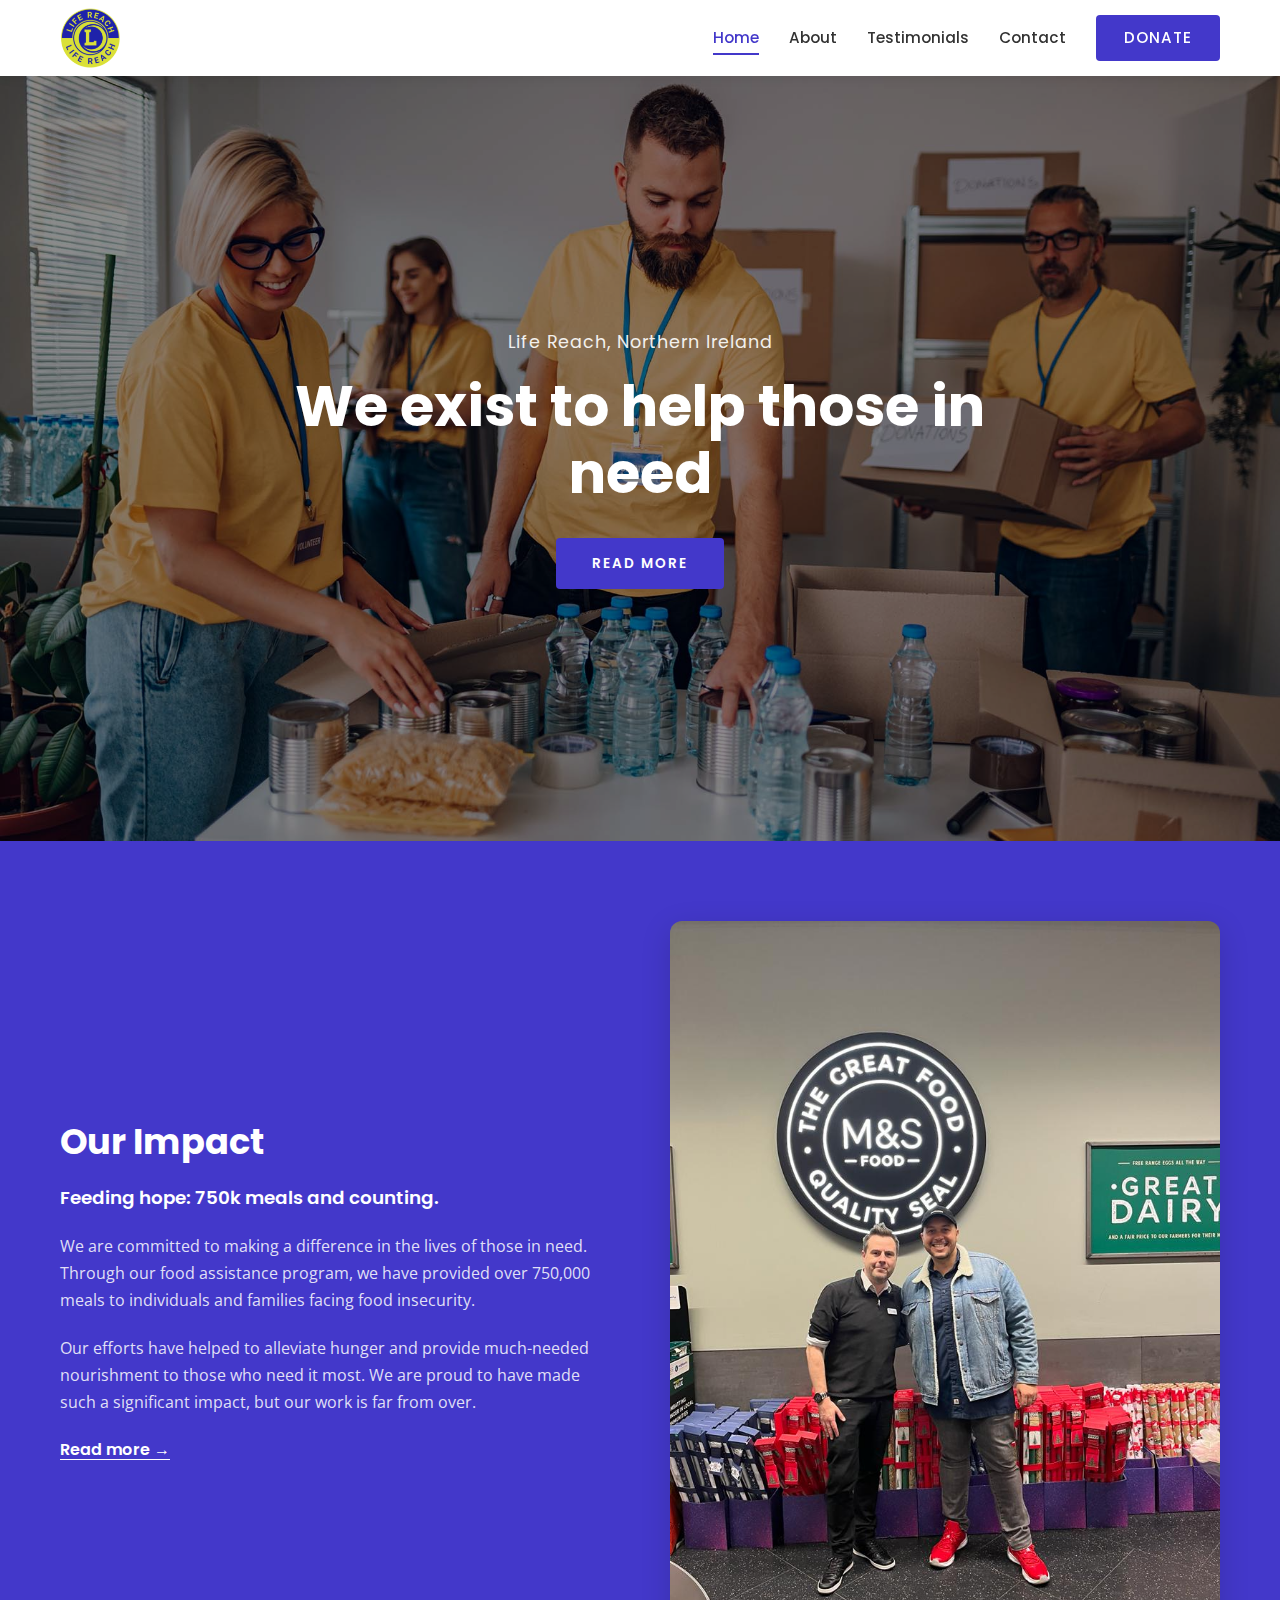
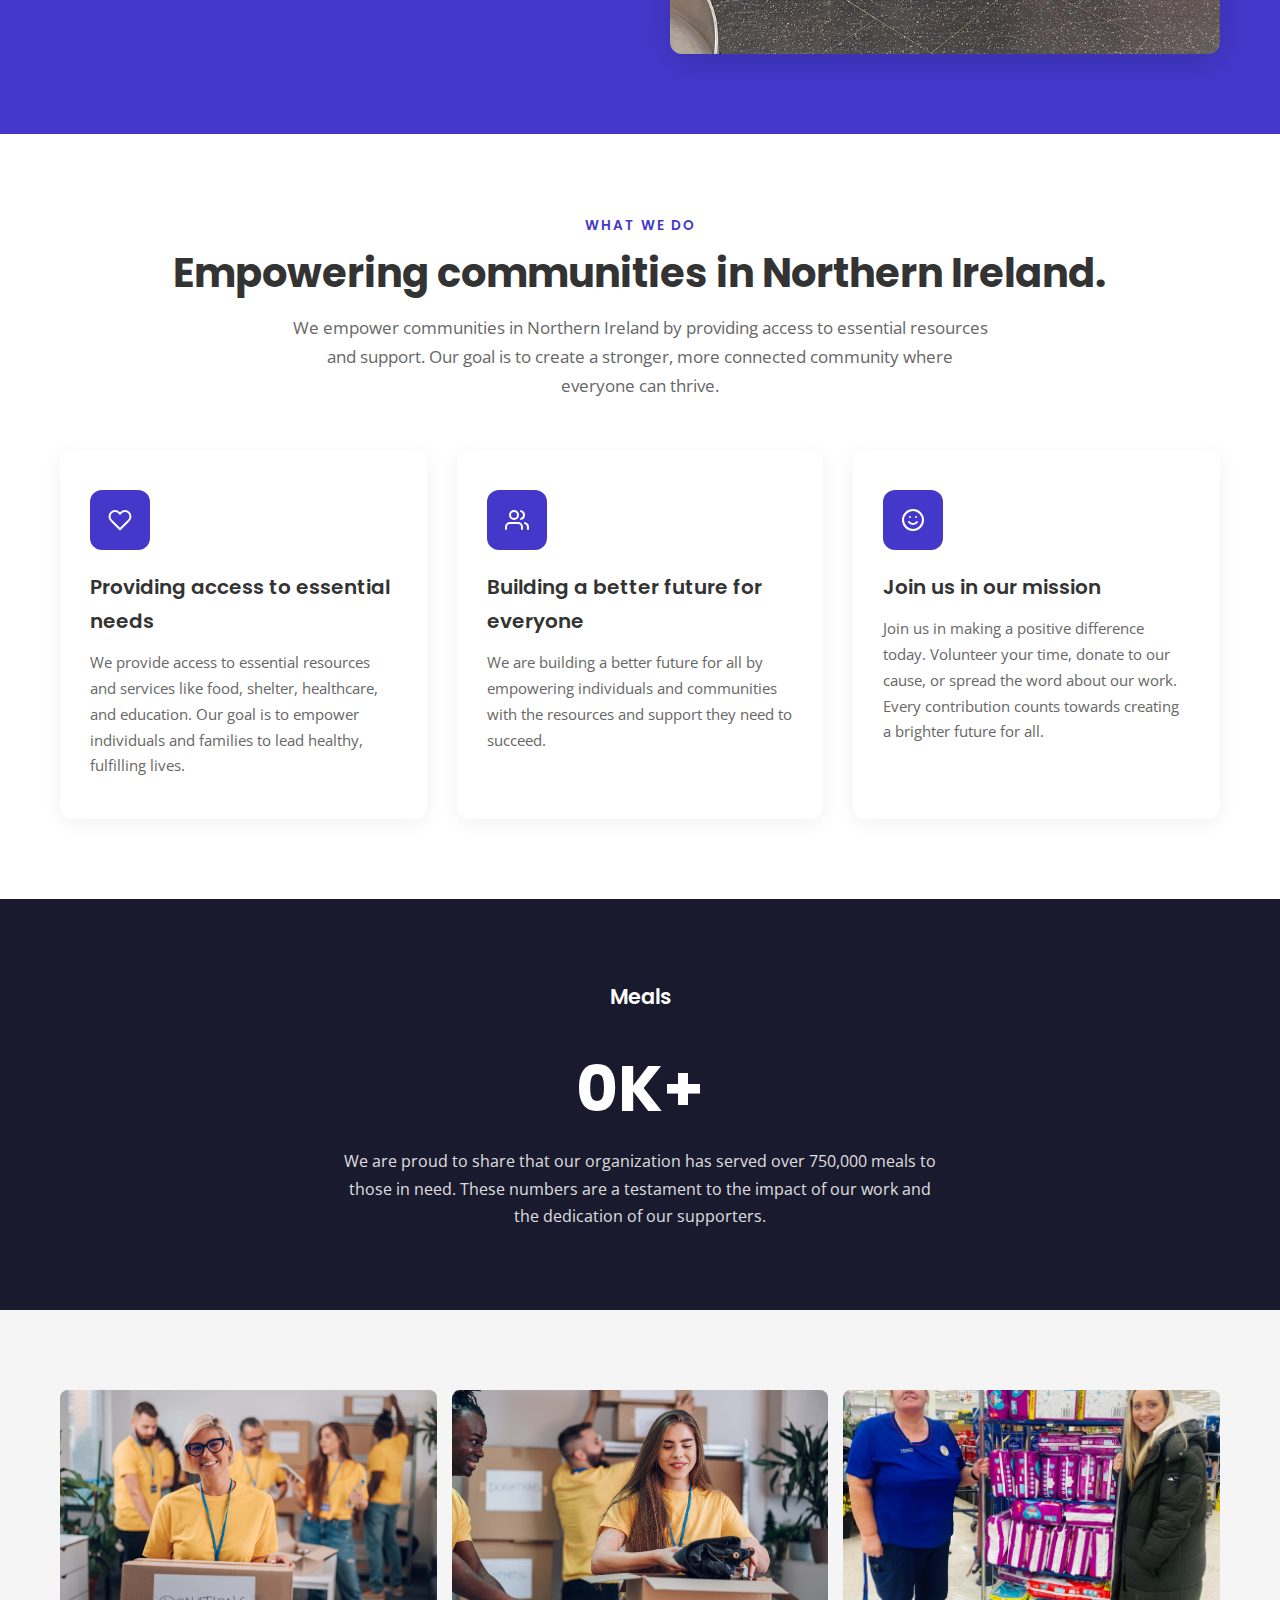
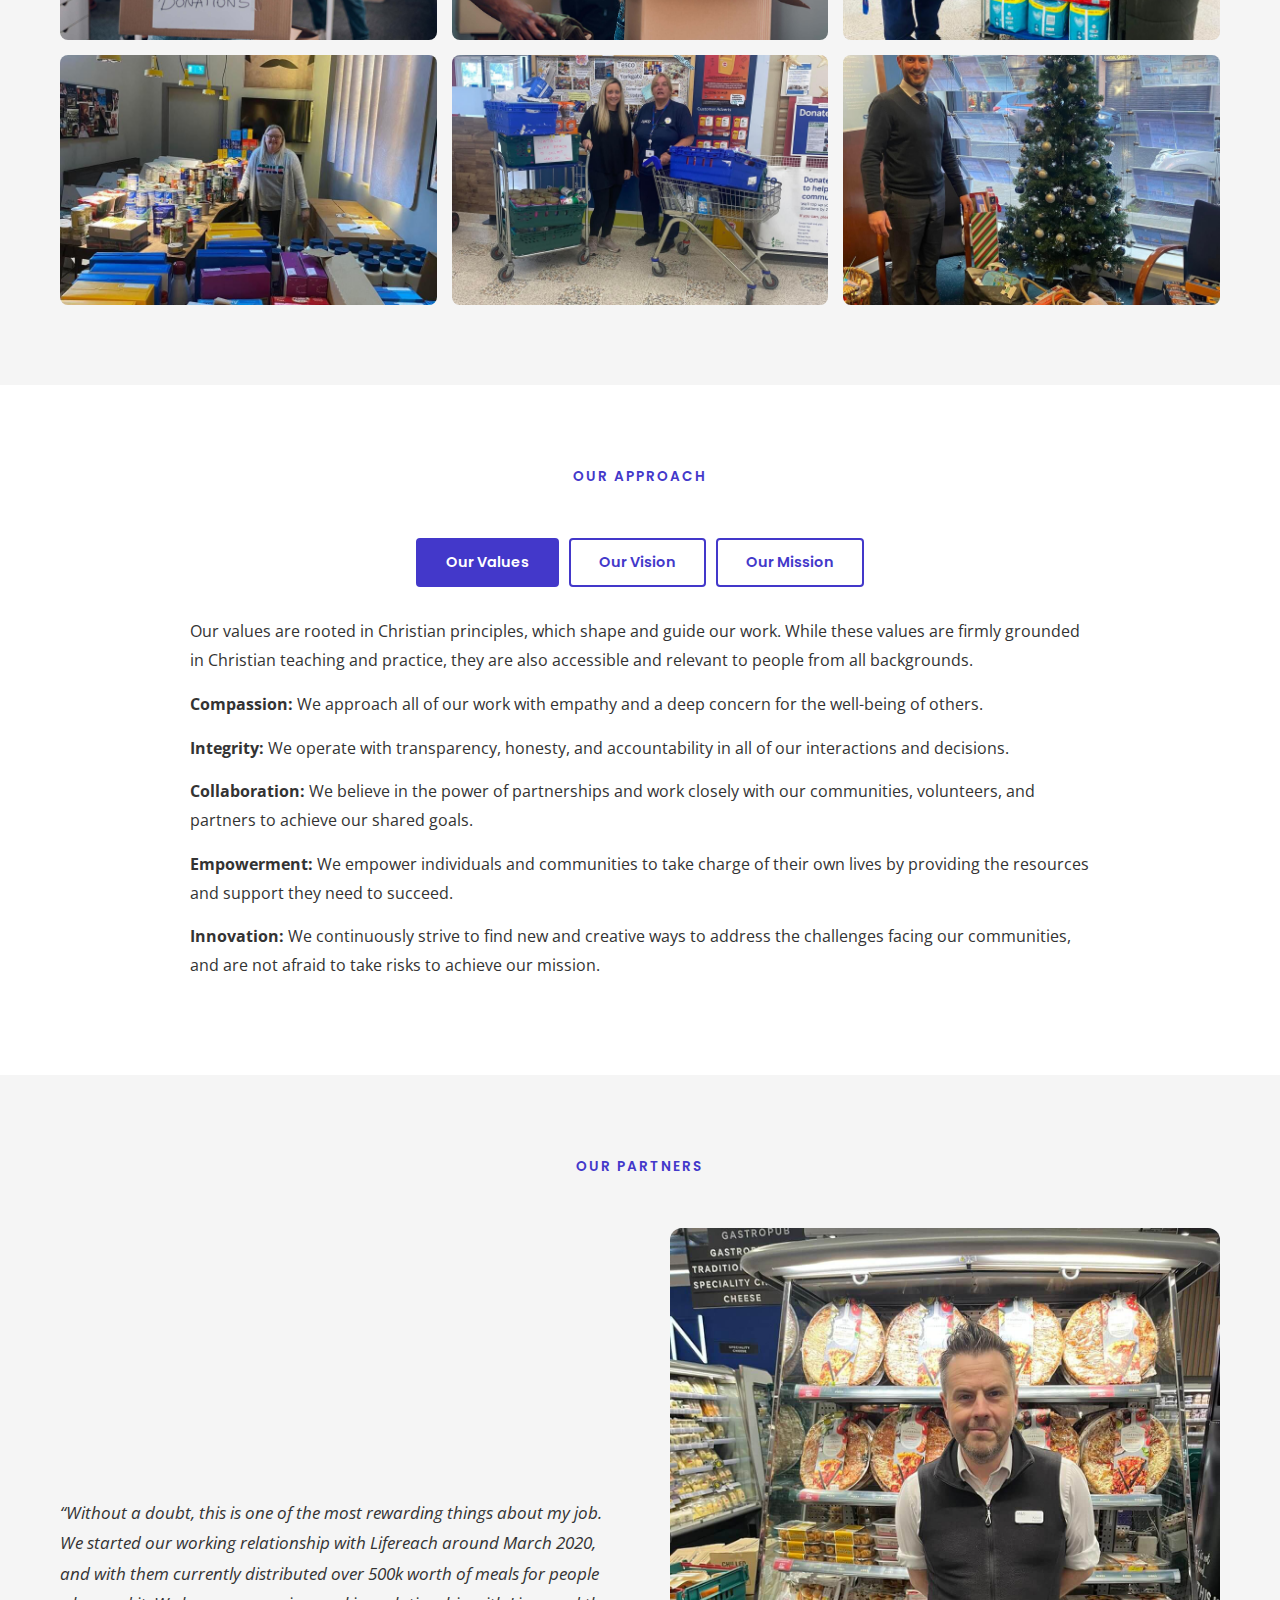
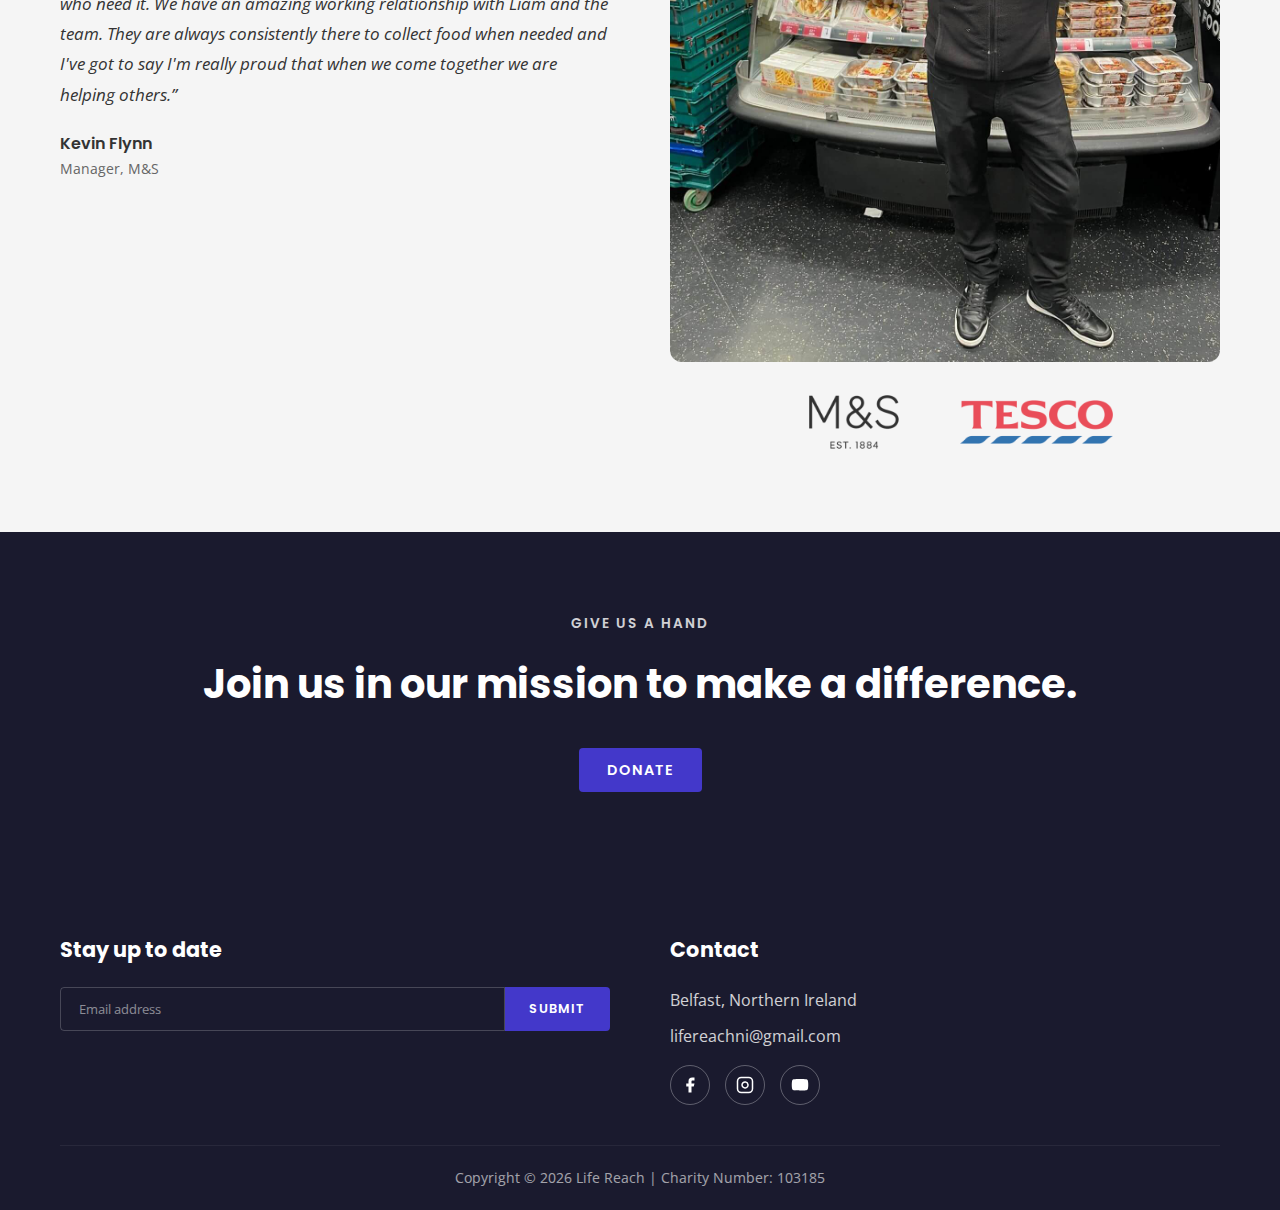
<file: index.html>
<!DOCTYPE html>
<html lang="en">
<head>
  <meta charset="UTF-8">
  <meta name="viewport" content="width=device-width, initial-scale=1.0">
  <title>Life Reach - We exist to help those in need</title>
  <meta name="description" content="Life Reach Northern Ireland - We exist to help those in need. Providing food, support and essential resources to communities.">
  <link rel="icon" type="image/png" href="images/life-reach-logo-new-02-115x115.png">
  <link rel="preconnect" href="https://fonts.googleapis.com">
  <link rel="preconnect" href="https://fonts.gstatic.com" crossorigin>
  <link href="https://fonts.googleapis.com/css2?family=Open+Sans:wght@400;600&family=Poppins:wght@400;500;600;700&display=swap" rel="stylesheet">
  <link rel="stylesheet" href="css/style.css">
</head>
<body>

  <!-- Header -->
  <header class="site-header">
    <div class="header-inner">
      <a href="index.html" class="logo">
        <img src="images/life-reach-logo-new-02-115x115.png" alt="Life Reach Logo">
      </a>
      <button class="menu-toggle" aria-label="Toggle menu">
        <span></span><span></span><span></span>
      </button>
      <nav class="main-nav">
        <a href="index.html" class="active">Home</a>
        <a href="about/index.html">About</a>
        <a href="testimonials/index.html">Testimonials</a>
        <a href="contact/index.html">Contact</a>
        <a href="https://www.paypal.com/donate/?hosted_button_id=W6JV2HQZG6BNA" class="btn-donate" target="_blank" rel="noopener">Donate</a>
      </nav>
    </div>
  </header>

  <!-- Hero -->
  <section class="hero" style="background-image: url('images/hero-home.jpg');">
    <div class="hero-content">
      <p class="hero-subtitle">Life Reach, Northern Ireland</p>
      <h1 class="hero-title">We exist to help those in need</h1>
      <a href="about/index.html" class="btn-primary">Read More</a>
    </div>
  </section>

  <!-- Our Impact -->
  <section class="section-purple">
    <div class="container">
      <div class="impact-grid">
        <div class="impact-text">
          <h2>Our Impact</h2>
          <p class="subtitle">Feeding hope: 750k meals and counting.</p>
          <p>We are committed to making a difference in the lives of those in need. Through our food assistance program, we have provided over 750,000 meals to individuals and families facing food insecurity.</p>
          <p>Our efforts have helped to alleviate hunger and provide much-needed nourishment to those who need it most. We are proud to have made such a significant impact, but our work is far from over.</p>
          <a href="about/index.html" class="btn-link">Read more &rarr;</a>
        </div>
        <div class="impact-image">
          <img src="images/ms-food.jpg" alt="Life Reach partnered with M&S providing food to communities">
        </div>
      </div>
    </div>
  </section>

  <!-- What We Do -->
  <section>
    <div class="container">
      <div class="section-header">
        <p class="section-label">What we do</p>
        <h2 class="section-title">Empowering communities in Northern Ireland.</h2>
        <p class="section-desc">We empower communities in Northern Ireland by providing access to essential resources and support. Our goal is to create a stronger, more connected community where everyone can thrive.</p>
      </div>
      <div class="cards-grid">
        <div class="card">
          <div class="card-icon">
            <svg width="24" height="24" fill="none" stroke="currentColor" stroke-width="2" stroke-linecap="round" stroke-linejoin="round"><path d="M20.84 4.61a5.5 5.5 0 0 0-7.78 0L12 5.67l-1.06-1.06a5.5 5.5 0 0 0-7.78 7.78l1.06 1.06L12 21.23l7.78-7.78 1.06-1.06a5.5 5.5 0 0 0 0-7.78z"></path></svg>
          </div>
          <h3>Providing access to essential needs</h3>
          <p>We provide access to essential resources and services like food, shelter, healthcare, and education. Our goal is to empower individuals and families to lead healthy, fulfilling lives.</p>
        </div>
        <div class="card">
          <div class="card-icon">
            <svg width="24" height="24" fill="none" stroke="currentColor" stroke-width="2" stroke-linecap="round" stroke-linejoin="round"><path d="M17 21v-2a4 4 0 0 0-4-4H5a4 4 0 0 0-4 4v2"></path><circle cx="9" cy="7" r="4"></circle><path d="M23 21v-2a4 4 0 0 0-3-3.87"></path><path d="M16 3.13a4 4 0 0 1 0 7.75"></path></svg>
          </div>
          <h3>Building a better future for everyone</h3>
          <p>We are building a better future for all by empowering individuals and communities with the resources and support they need to succeed.</p>
        </div>
        <div class="card">
          <div class="card-icon">
            <svg width="24" height="24" fill="none" stroke="currentColor" stroke-width="2" stroke-linecap="round" stroke-linejoin="round"><circle cx="12" cy="12" r="10"></circle><path d="M8 14s1.5 2 4 2 4-2 4-2"></path><line x1="9" y1="9" x2="9.01" y2="9"></line><line x1="15" y1="9" x2="15.01" y2="9"></line></svg>
          </div>
          <h3>Join us in our mission</h3>
          <p>Join us in making a positive difference today. Volunteer your time, donate to our cause, or spread the word about our work. Every contribution counts towards creating a brighter future for all.</p>
        </div>
      </div>
    </div>
  </section>

  <!-- Stats -->
  <section class="section-dark stats-section">
    <div class="container">
      <p class="stats-label">Meals</p>
      <div class="stats-number"><span class="counter" data-target="750">0</span>K+</div>
      <p class="stats-desc">We are proud to share that our organization has served over 750,000 meals to those in need. These numbers are a testament to the impact of our work and the dedication of our supporters.</p>
    </div>
  </section>

  <!-- Gallery -->
  <section class="section-light">
    <div class="container">
      <div class="gallery-grid">
        <img src="images/gallery-1.jpg" alt="Life Reach volunteers sorting donations">
        <img src="images/gallery-2.jpg" alt="Life Reach food parcels ready for delivery">
        <img src="images/gallery-3.jpg" alt="Life Reach team packing donations">
        <img src="images/donations.jpg" alt="Donated goods and supplies">
        <img src="images/about-gallery-1.jpg" alt="Community support in action">
        <img src="images/about-gallery-2.jpg" alt="Volunteers working together">
      </div>
    </div>
  </section>

  <!-- Our Approach Tabs -->
  <section>
    <div class="container">
      <div class="section-header">
        <p class="section-label">Our Approach</p>
      </div>
      <div class="tabs-container">
        <div class="tabs-nav">
          <button class="tab-btn active" data-tab="tab-values">Our Values</button>
          <button class="tab-btn" data-tab="tab-vision">Our Vision</button>
          <button class="tab-btn" data-tab="tab-mission">Our Mission</button>
        </div>
        <div id="tab-values" class="tab-content active">
          <p>Our values are rooted in Christian principles, which shape and guide our work. While these values are firmly grounded in Christian teaching and practice, they are also accessible and relevant to people from all backgrounds.</p>
          <p><strong>Compassion:</strong> We approach all of our work with empathy and a deep concern for the well-being of others.</p>
          <p><strong>Integrity:</strong> We operate with transparency, honesty, and accountability in all of our interactions and decisions.</p>
          <p><strong>Collaboration:</strong> We believe in the power of partnerships and work closely with our communities, volunteers, and partners to achieve our shared goals.</p>
          <p><strong>Empowerment:</strong> We empower individuals and communities to take charge of their own lives by providing the resources and support they need to succeed.</p>
          <p><strong>Innovation:</strong> We continuously strive to find new and creative ways to address the challenges facing our communities, and are not afraid to take risks to achieve our mission.</p>
        </div>
        <div id="tab-vision" class="tab-content">
          <p>Our vision is a world where every person has the opportunity to lead a fulfilling life, regardless of their background or circumstances.</p>
          <p>We believe in a future where everyone has equal access to essential resources and services such as education, healthcare, and support systems.</p>
          <p>We envision a world where barriers are broken down, and individuals and communities are empowered to reach their full potential. Through our unwavering dedication to improving the lives of others, we strive to create a world of equal opportunities for all.</p>
        </div>
        <div id="tab-mission" class="tab-content">
          <p>We empower individuals and communities by providing access to essential resources and services, including education, healthcare, and other support systems.</p>
          <p>Through our tireless dedication, we strive to break down barriers and create a world where everyone can lead healthy, fulfilling lives and achieve their full potential, regardless of their background or circumstances.</p>
        </div>
      </div>
    </div>
  </section>

  <!-- Partners -->
  <section class="section-light">
    <div class="container">
      <div class="section-header">
        <p class="section-label">Our Partners</p>
      </div>
      <div class="partner-quote">
        <div>
          <blockquote>
            &ldquo;Without a doubt, this is one of the most rewarding things about my job. We started our working relationship with Lifereach around March 2020, and with them currently distributed over 500k worth of meals for people who need it. We have an amazing working relationship with Liam and the team. They are always consistently there to collect food when needed and I've got to say I'm really proud that when we come together we are helping others.&rdquo;
          </blockquote>
          <p class="quote-author">Kevin Flynn</p>
          <p class="quote-role">Manager, M&amp;S</p>
        </div>
        <div>
          <img src="images/kevin-flynn.jpg" alt="Kevin Flynn, M&S Manager" style="border-radius: 12px;">
          <div class="partner-logos" style="margin-top: 30px;">
            <img src="images/ms-logo.png" alt="M&S Logo">
            <img src="images/tesco-logo.png" alt="Tesco Logo">
          </div>
        </div>
      </div>
    </div>
  </section>

  <!-- CTA Banner -->
  <section class="section-dark cta-banner">
    <div class="container">
      <p class="cta-label">Give us a hand</p>
      <h2 class="cta-title">Join us in our mission to make a difference.</h2>
      <a href="https://www.paypal.com/donate/?hosted_button_id=W6JV2HQZG6BNA" class="btn-donate" target="_blank" rel="noopener">Donate</a>
    </div>
  </section>

  <!-- Footer -->
  <footer class="site-footer">
    <div class="container">
      <div class="footer-grid">
        <div class="footer-section">
          <h3>Stay up to date</h3>
          <form class="footer-newsletter" action="#" method="POST">
            <input type="email" placeholder="Email address" required>
            <button type="submit">Submit</button>
          </form>
        </div>
        <div class="footer-section footer-contact">
          <h3>Contact</h3>
          <p>Belfast, Northern Ireland</p>
          <p>lifereachni@gmail.com</p>
          <div class="footer-social">
            <a href="https://www.facebook.com/LifeReachNI" target="_blank" rel="noopener" aria-label="Facebook">
              <svg width="18" height="18" fill="currentColor" viewBox="0 0 24 24"><path d="M18 2h-3a5 5 0 0 0-5 5v3H7v4h3v8h4v-8h3l1-4h-4V7a1 1 0 0 1 1-1h3z"></path></svg>
            </a>
            <a href="#" target="_blank" rel="noopener" aria-label="Instagram">
              <svg width="18" height="18" fill="none" stroke="currentColor" stroke-width="2" viewBox="0 0 24 24"><rect x="2" y="2" width="20" height="20" rx="5" ry="5"></rect><path d="M16 11.37A4 4 0 1 1 12.63 8 4 4 0 0 1 16 11.37z"></path><line x1="17.5" y1="6.5" x2="17.51" y2="6.5"></line></svg>
            </a>
            <a href="#" target="_blank" rel="noopener" aria-label="YouTube">
              <svg width="18" height="18" fill="currentColor" viewBox="0 0 24 24"><path d="M22.54 6.42a2.78 2.78 0 0 0-1.94-2C18.88 4 12 4 12 4s-6.88 0-8.6.46a2.78 2.78 0 0 0-1.94 2A29 29 0 0 0 1 11.75a29 29 0 0 0 .46 5.33A2.78 2.78 0 0 0 3.4 19.1c1.72.46 8.6.46 8.6.46s6.88 0 8.6-.46a2.78 2.78 0 0 0 1.94-2 29 29 0 0 0 .46-5.25 29 29 0 0 0-.46-5.43z"></path><polygon points="9.75 15.02 15.5 11.75 9.75 8.48 9.75 15.02" fill="white"></polygon></svg>
            </a>
          </div>
        </div>
      </div>
      <div class="footer-bottom">
        <p>Copyright &copy; 2026 Life Reach | Charity Number: 103185</p>
      </div>
    </div>
  </footer>

  <script src="js/main.js"></script>
</body>
</html>
</file>
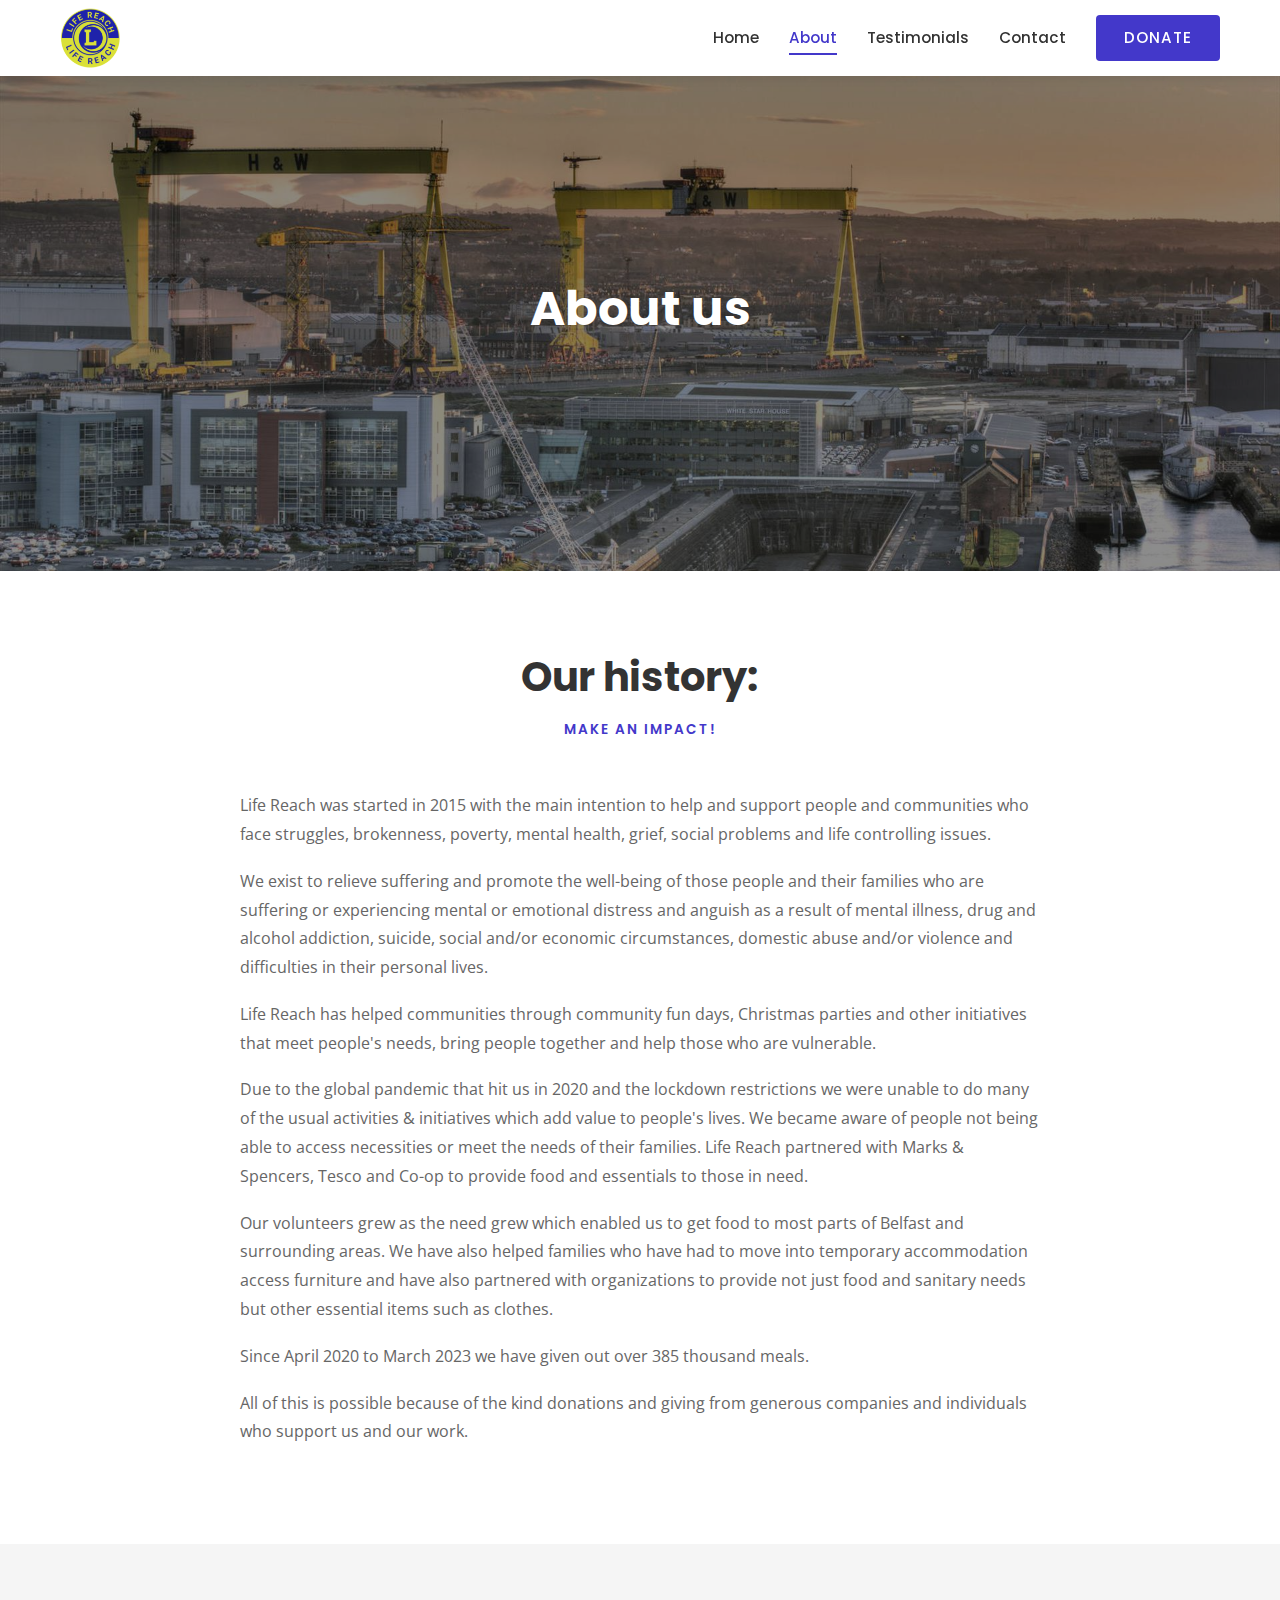
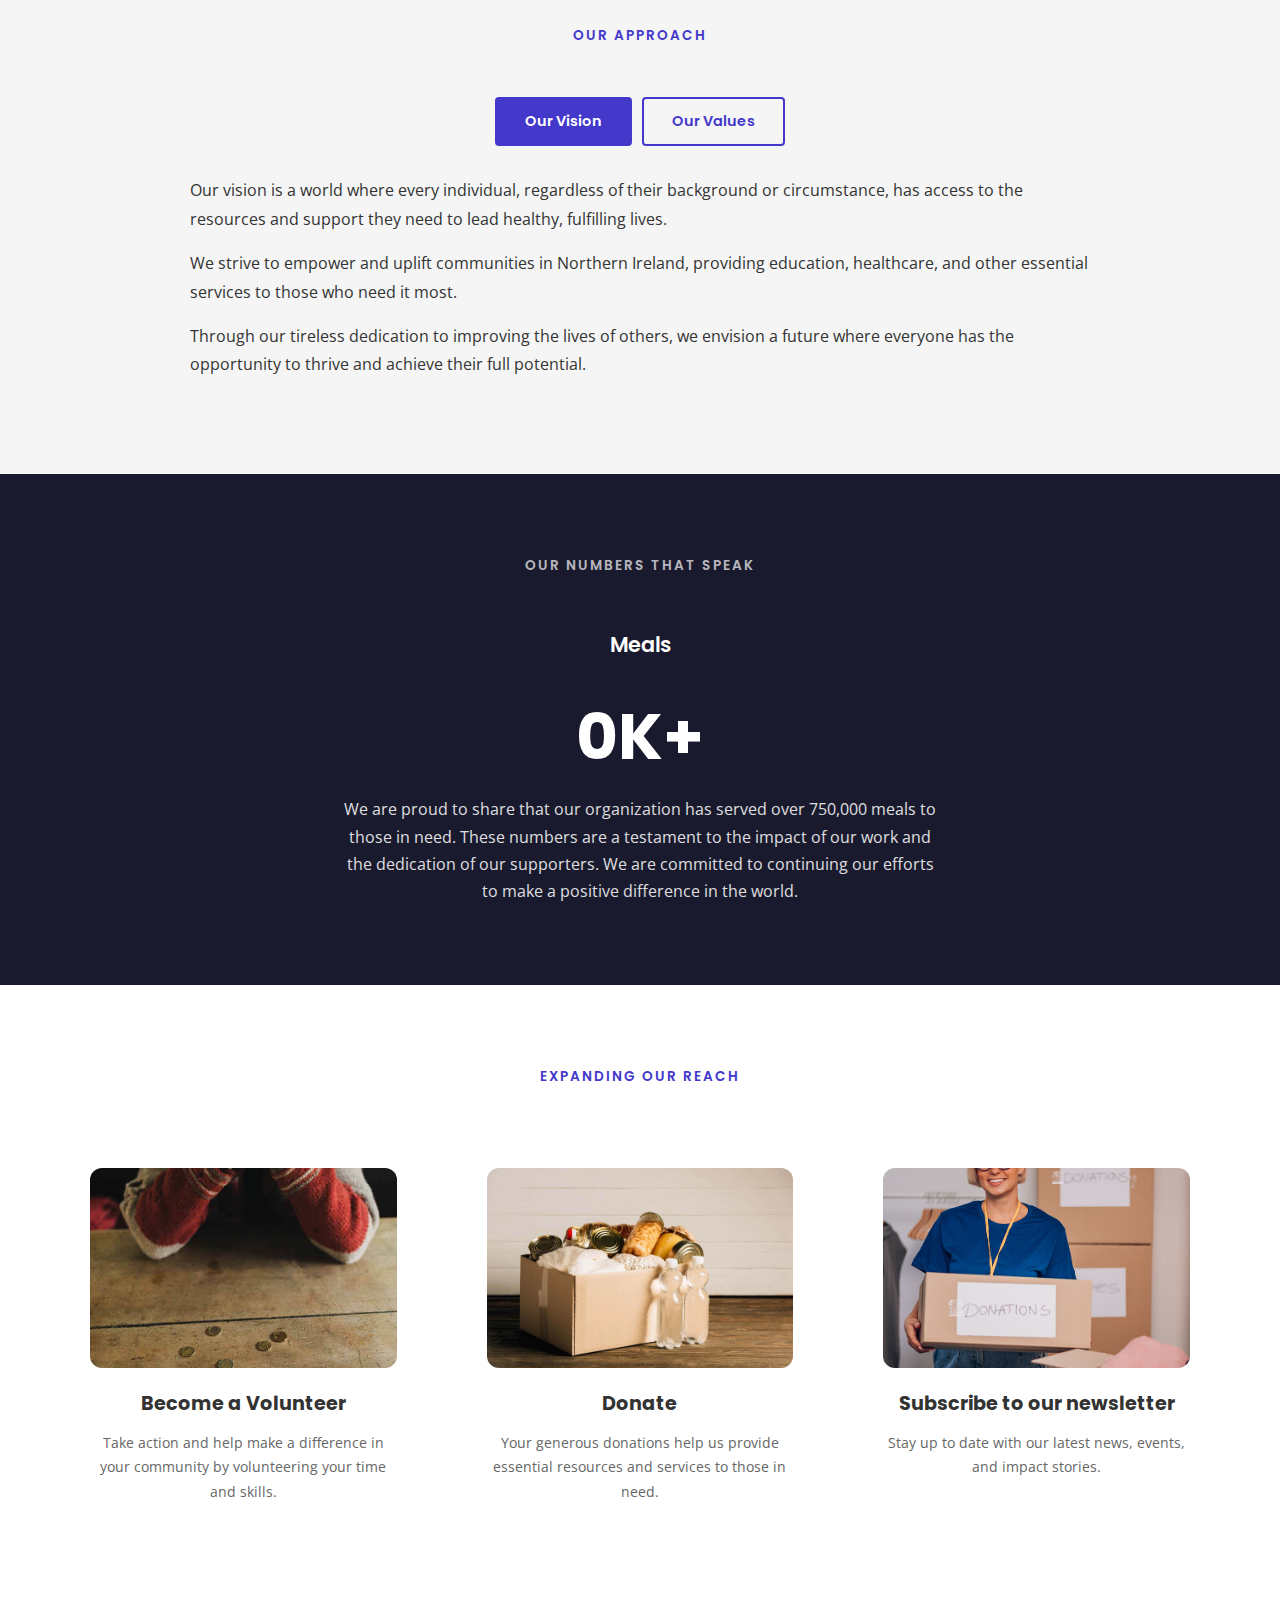
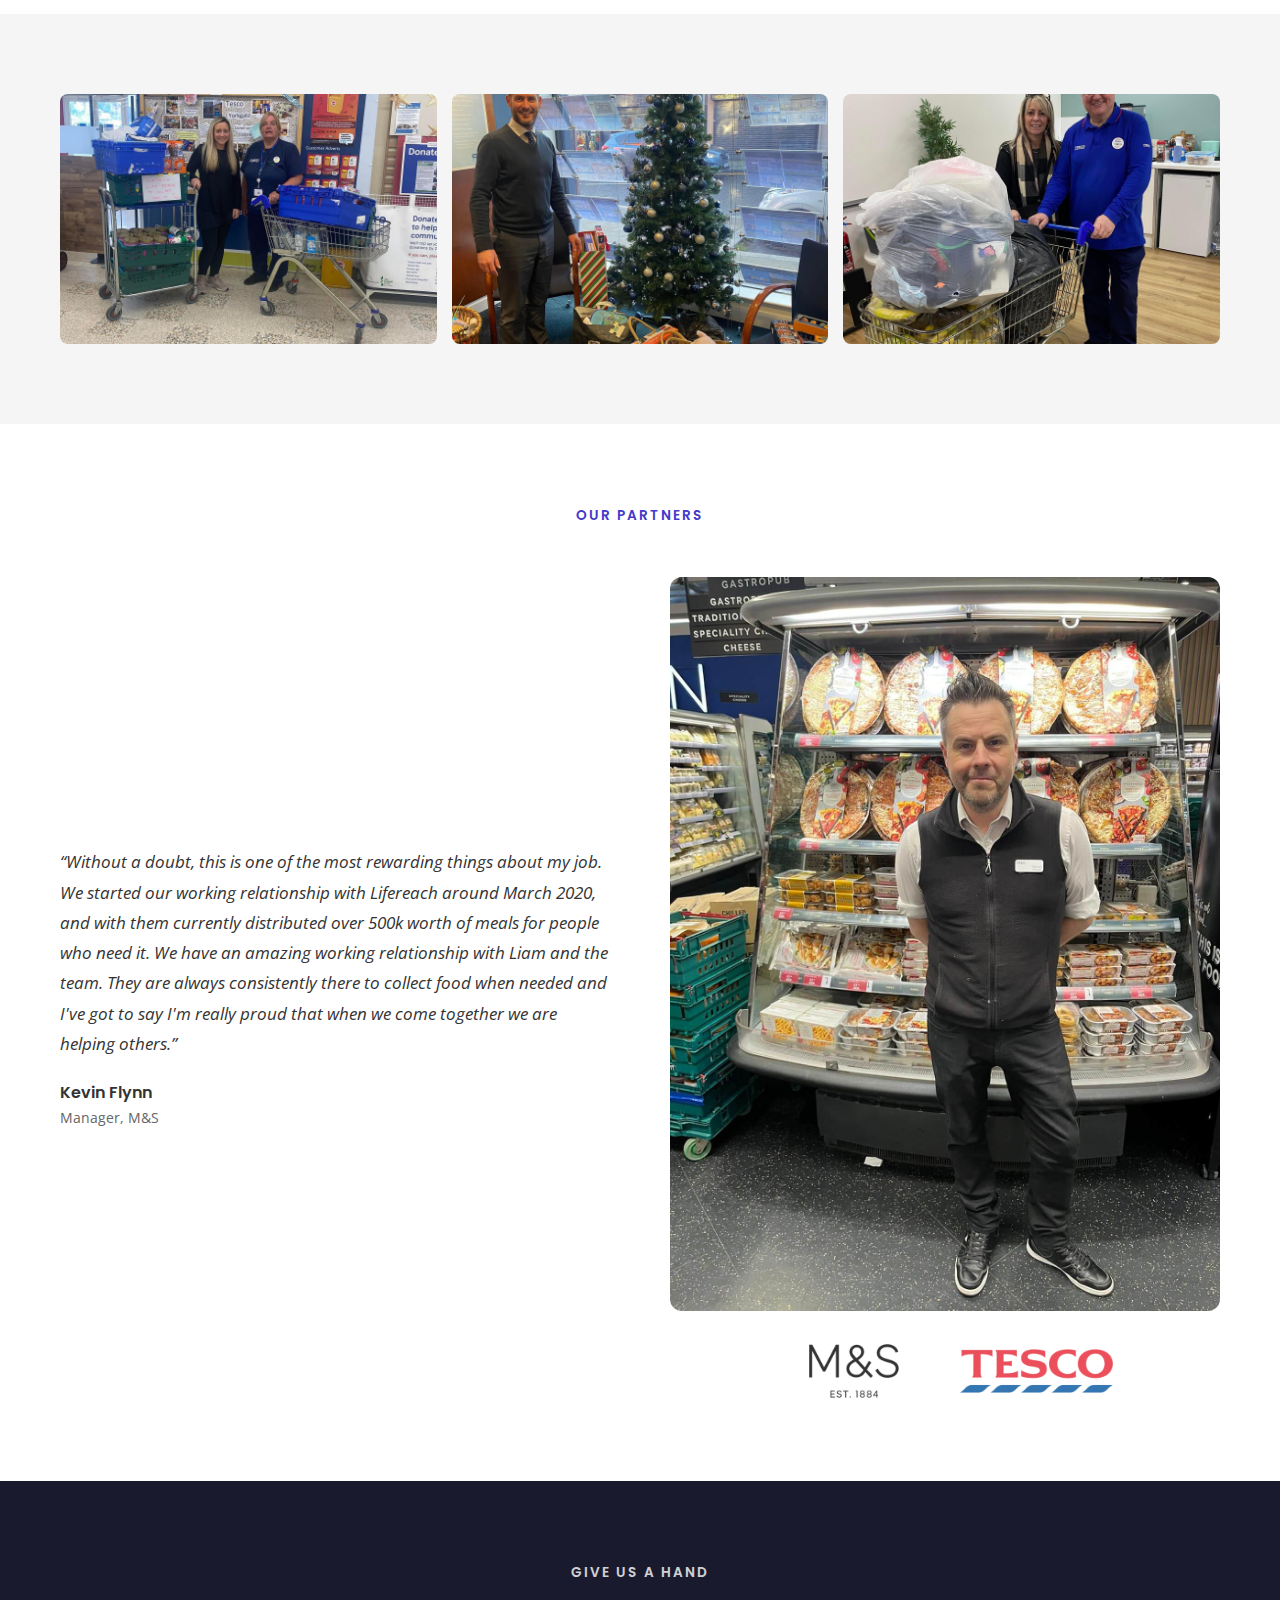
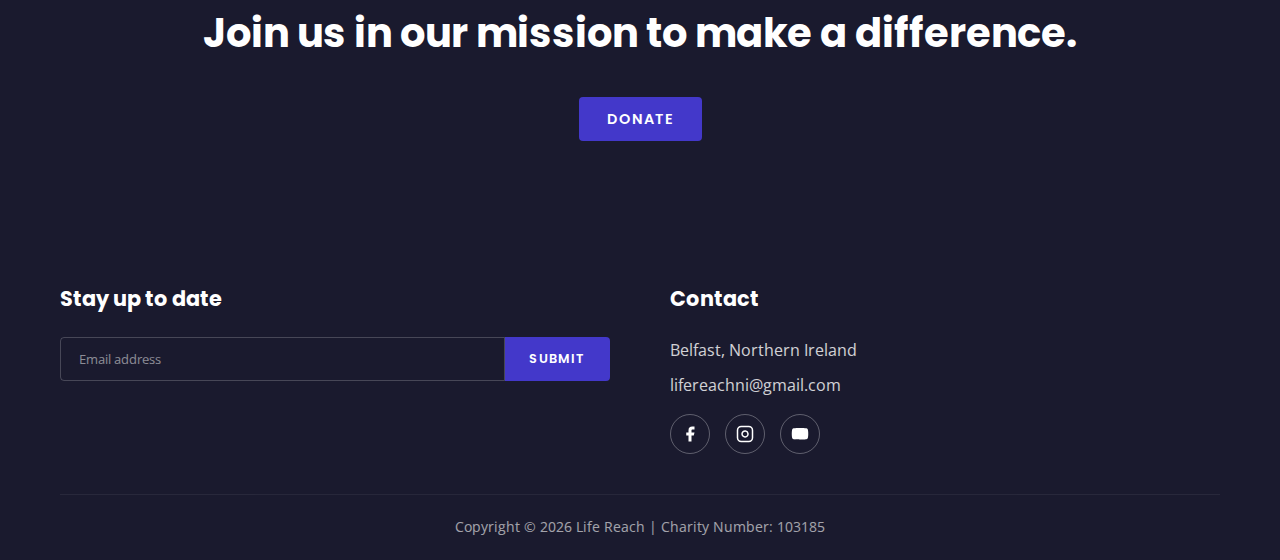
<file: about/index.html>
<!DOCTYPE html>
<html lang="en">
<head>
  <meta charset="UTF-8">
  <meta name="viewport" content="width=device-width, initial-scale=1.0">
  <title>About - Life Reach</title>
  <meta name="description" content="Learn about Life Reach Northern Ireland - our history, values, vision and mission to help those in need.">
  <link rel="icon" type="image/png" href="../images/life-reach-logo-new-02-115x115.png">
  <link rel="preconnect" href="https://fonts.googleapis.com">
  <link rel="preconnect" href="https://fonts.gstatic.com" crossorigin>
  <link href="https://fonts.googleapis.com/css2?family=Open+Sans:wght@400;600&family=Poppins:wght@400;500;600;700&display=swap" rel="stylesheet">
  <link rel="stylesheet" href="../css/style.css">
</head>
<body>

  <!-- Header -->
  <header class="site-header">
    <div class="header-inner">
      <a href="../index.html" class="logo">
        <img src="../images/life-reach-logo-new-02-115x115.png" alt="Life Reach Logo">
      </a>
      <button class="menu-toggle" aria-label="Toggle menu">
        <span></span><span></span><span></span>
      </button>
      <nav class="main-nav">
        <a href="../index.html">Home</a>
        <a href="../about/index.html" class="active">About</a>
        <a href="../testimonials/index.html">Testimonials</a>
        <a href="../contact/index.html">Contact</a>
        <a href="https://www.paypal.com/donate/?hosted_button_id=W6JV2HQZG6BNA" class="btn-donate" target="_blank" rel="noopener">Donate</a>
      </nav>
    </div>
  </header>

  <!-- Hero -->
  <section class="hero hero-page" style="background-image: url('../images/hero-about.jpg');">
    <div class="hero-content">
      <h1 class="hero-title">About us</h1>
    </div>
  </section>

  <!-- Our History -->
  <section>
    <div class="container">
      <div class="section-header">
        <h2 class="section-title">Our history:</h2>
        <p class="section-label">Make an impact!</p>
      </div>
      <div class="history-content">
        <p>Life Reach was started in 2015 with the main intention to help and support people and communities who face struggles, brokenness, poverty, mental health, grief, social problems and life controlling issues.</p>
        <p>We exist to relieve suffering and promote the well-being of those people and their families who are suffering or experiencing mental or emotional distress and anguish as a result of mental illness, drug and alcohol addiction, suicide, social and/or economic circumstances, domestic abuse and/or violence and difficulties in their personal lives.</p>
        <p>Life Reach has helped communities through community fun days, Christmas parties and other initiatives that meet people's needs, bring people together and help those who are vulnerable.</p>
        <p>Due to the global pandemic that hit us in 2020 and the lockdown restrictions we were unable to do many of the usual activities &amp; initiatives which add value to people's lives. We became aware of people not being able to access necessities or meet the needs of their families. Life Reach partnered with Marks &amp; Spencers, Tesco and Co-op to provide food and essentials to those in need.</p>
        <p>Our volunteers grew as the need grew which enabled us to get food to most parts of Belfast and surrounding areas. We have also helped families who have had to move into temporary accommodation access furniture and have also partnered with organizations to provide not just food and sanitary needs but other essential items such as clothes.</p>
        <p>Since April 2020 to March 2023 we have given out over 385 thousand meals.</p>
        <p>All of this is possible because of the kind donations and giving from generous companies and individuals who support us and our work.</p>
      </div>
    </div>
  </section>

  <!-- Our Approach Tabs -->
  <section class="section-light">
    <div class="container">
      <div class="section-header">
        <p class="section-label">Our Approach</p>
      </div>
      <div class="tabs-container">
        <div class="tabs-nav">
          <button class="tab-btn active" data-tab="tab-vision">Our Vision</button>
          <button class="tab-btn" data-tab="tab-values">Our Values</button>
        </div>
        <div id="tab-vision" class="tab-content active">
          <p>Our vision is a world where every individual, regardless of their background or circumstance, has access to the resources and support they need to lead healthy, fulfilling lives.</p>
          <p>We strive to empower and uplift communities in Northern Ireland, providing education, healthcare, and other essential services to those who need it most.</p>
          <p>Through our tireless dedication to improving the lives of others, we envision a future where everyone has the opportunity to thrive and achieve their full potential.</p>
        </div>
        <div id="tab-values" class="tab-content">
          <p>Our values are rooted in Christian principles, which shape and guide our work. While these values are firmly grounded in Christian teaching and practice, they are also accessible and relevant to people from all backgrounds.</p>
          <p><strong>Compassion:</strong> We approach all of our work with empathy and a deep concern for the well-being of others.</p>
          <p><strong>Integrity:</strong> We operate with transparency, honesty, and accountability in all of our interactions and decisions.</p>
          <p><strong>Collaboration:</strong> We believe in the power of partnerships and work closely with our communities, volunteers, and partners to achieve our shared goals.</p>
          <p><strong>Empowerment:</strong> We empower individuals and communities to take charge of their own lives by providing the resources and support they need to succeed.</p>
          <p><strong>Innovation:</strong> We continuously strive to find new and creative ways to address the challenges facing our communities, and are not afraid to take risks to achieve our mission.</p>
        </div>
      </div>
    </div>
  </section>

  <!-- Stats -->
  <section class="section-dark stats-section">
    <div class="container">
      <div class="section-header">
        <p class="section-label" style="color: rgba(255,255,255,0.7);">Our numbers that speak</p>
      </div>
      <p class="stats-label">Meals</p>
      <div class="stats-number"><span class="counter" data-target="750">0</span>K+</div>
      <p class="stats-desc">We are proud to share that our organization has served over 750,000 meals to those in need. These numbers are a testament to the impact of our work and the dedication of our supporters. We are committed to continuing our efforts to make a positive difference in the world.</p>
    </div>
  </section>

  <!-- Expanding Our Reach -->
  <section>
    <div class="container">
      <div class="section-header">
        <p class="section-label">Expanding our reach</p>
      </div>
      <div class="reach-grid">
        <div class="reach-card">
          <img src="../images/about-volunteer.jpg" alt="Become a Volunteer">
          <h3>Become a Volunteer</h3>
          <p>Take action and help make a difference in your community by volunteering your time and skills.</p>
        </div>
        <div class="reach-card">
          <img src="../images/about-donate.jpg" alt="Donate">
          <h3>Donate</h3>
          <p>Your generous donations help us provide essential resources and services to those in need.</p>
        </div>
        <div class="reach-card">
          <img src="../images/about-impact.jpg" alt="Subscribe">
          <h3>Subscribe to our newsletter</h3>
          <p>Stay up to date with our latest news, events, and impact stories.</p>
        </div>
      </div>
    </div>
  </section>

  <!-- Gallery -->
  <section class="section-light">
    <div class="container">
      <div class="gallery-grid">
        <img src="../images/about-gallery-1.jpg" alt="Life Reach community support">
        <img src="../images/about-gallery-2.jpg" alt="Volunteers working together">
        <img src="../images/about-gallery-3.jpg" alt="Food distribution efforts">
      </div>
    </div>
  </section>

  <!-- Partners -->
  <section>
    <div class="container">
      <div class="section-header">
        <p class="section-label">Our Partners</p>
      </div>
      <div class="partner-quote">
        <div>
          <blockquote>
            &ldquo;Without a doubt, this is one of the most rewarding things about my job. We started our working relationship with Lifereach around March 2020, and with them currently distributed over 500k worth of meals for people who need it. We have an amazing working relationship with Liam and the team. They are always consistently there to collect food when needed and I've got to say I'm really proud that when we come together we are helping others.&rdquo;
          </blockquote>
          <p class="quote-author">Kevin Flynn</p>
          <p class="quote-role">Manager, M&amp;S</p>
        </div>
        <div>
          <img src="../images/kevin-flynn.jpg" alt="Kevin Flynn, M&S Manager" style="border-radius: 12px;">
          <div class="partner-logos" style="margin-top: 30px;">
            <img src="../images/ms-logo.png" alt="M&S Logo">
            <img src="../images/tesco-logo.png" alt="Tesco Logo">
          </div>
        </div>
      </div>
    </div>
  </section>

  <!-- CTA Banner -->
  <section class="section-dark cta-banner">
    <div class="container">
      <p class="cta-label">Give us a hand</p>
      <h2 class="cta-title">Join us in our mission to make a difference.</h2>
      <a href="https://www.paypal.com/donate/?hosted_button_id=W6JV2HQZG6BNA" class="btn-donate" target="_blank" rel="noopener">Donate</a>
    </div>
  </section>

  <!-- Footer -->
  <footer class="site-footer">
    <div class="container">
      <div class="footer-grid">
        <div class="footer-section">
          <h3>Stay up to date</h3>
          <form class="footer-newsletter" action="#" method="POST">
            <input type="email" placeholder="Email address" required>
            <button type="submit">Submit</button>
          </form>
        </div>
        <div class="footer-section footer-contact">
          <h3>Contact</h3>
          <p>Belfast, Northern Ireland</p>
          <p>lifereachni@gmail.com</p>
          <div class="footer-social">
            <a href="https://www.facebook.com/LifeReachNI" target="_blank" rel="noopener" aria-label="Facebook">
              <svg width="18" height="18" fill="currentColor" viewBox="0 0 24 24"><path d="M18 2h-3a5 5 0 0 0-5 5v3H7v4h3v8h4v-8h3l1-4h-4V7a1 1 0 0 1 1-1h3z"></path></svg>
            </a>
            <a href="#" target="_blank" rel="noopener" aria-label="Instagram">
              <svg width="18" height="18" fill="none" stroke="currentColor" stroke-width="2" viewBox="0 0 24 24"><rect x="2" y="2" width="20" height="20" rx="5" ry="5"></rect><path d="M16 11.37A4 4 0 1 1 12.63 8 4 4 0 0 1 16 11.37z"></path><line x1="17.5" y1="6.5" x2="17.51" y2="6.5"></line></svg>
            </a>
            <a href="#" target="_blank" rel="noopener" aria-label="YouTube">
              <svg width="18" height="18" fill="currentColor" viewBox="0 0 24 24"><path d="M22.54 6.42a2.78 2.78 0 0 0-1.94-2C18.88 4 12 4 12 4s-6.88 0-8.6.46a2.78 2.78 0 0 0-1.94 2A29 29 0 0 0 1 11.75a29 29 0 0 0 .46 5.33A2.78 2.78 0 0 0 3.4 19.1c1.72.46 8.6.46 8.6.46s6.88 0 8.6-.46a2.78 2.78 0 0 0 1.94-2 29 29 0 0 0 .46-5.25 29 29 0 0 0-.46-5.43z"></path><polygon points="9.75 15.02 15.5 11.75 9.75 8.48 9.75 15.02" fill="white"></polygon></svg>
            </a>
          </div>
        </div>
      </div>
      <div class="footer-bottom">
        <p>Copyright &copy; 2026 Life Reach | Charity Number: 103185</p>
      </div>
    </div>
  </footer>

  <script src="../js/main.js"></script>
</body>
</html>
</file>
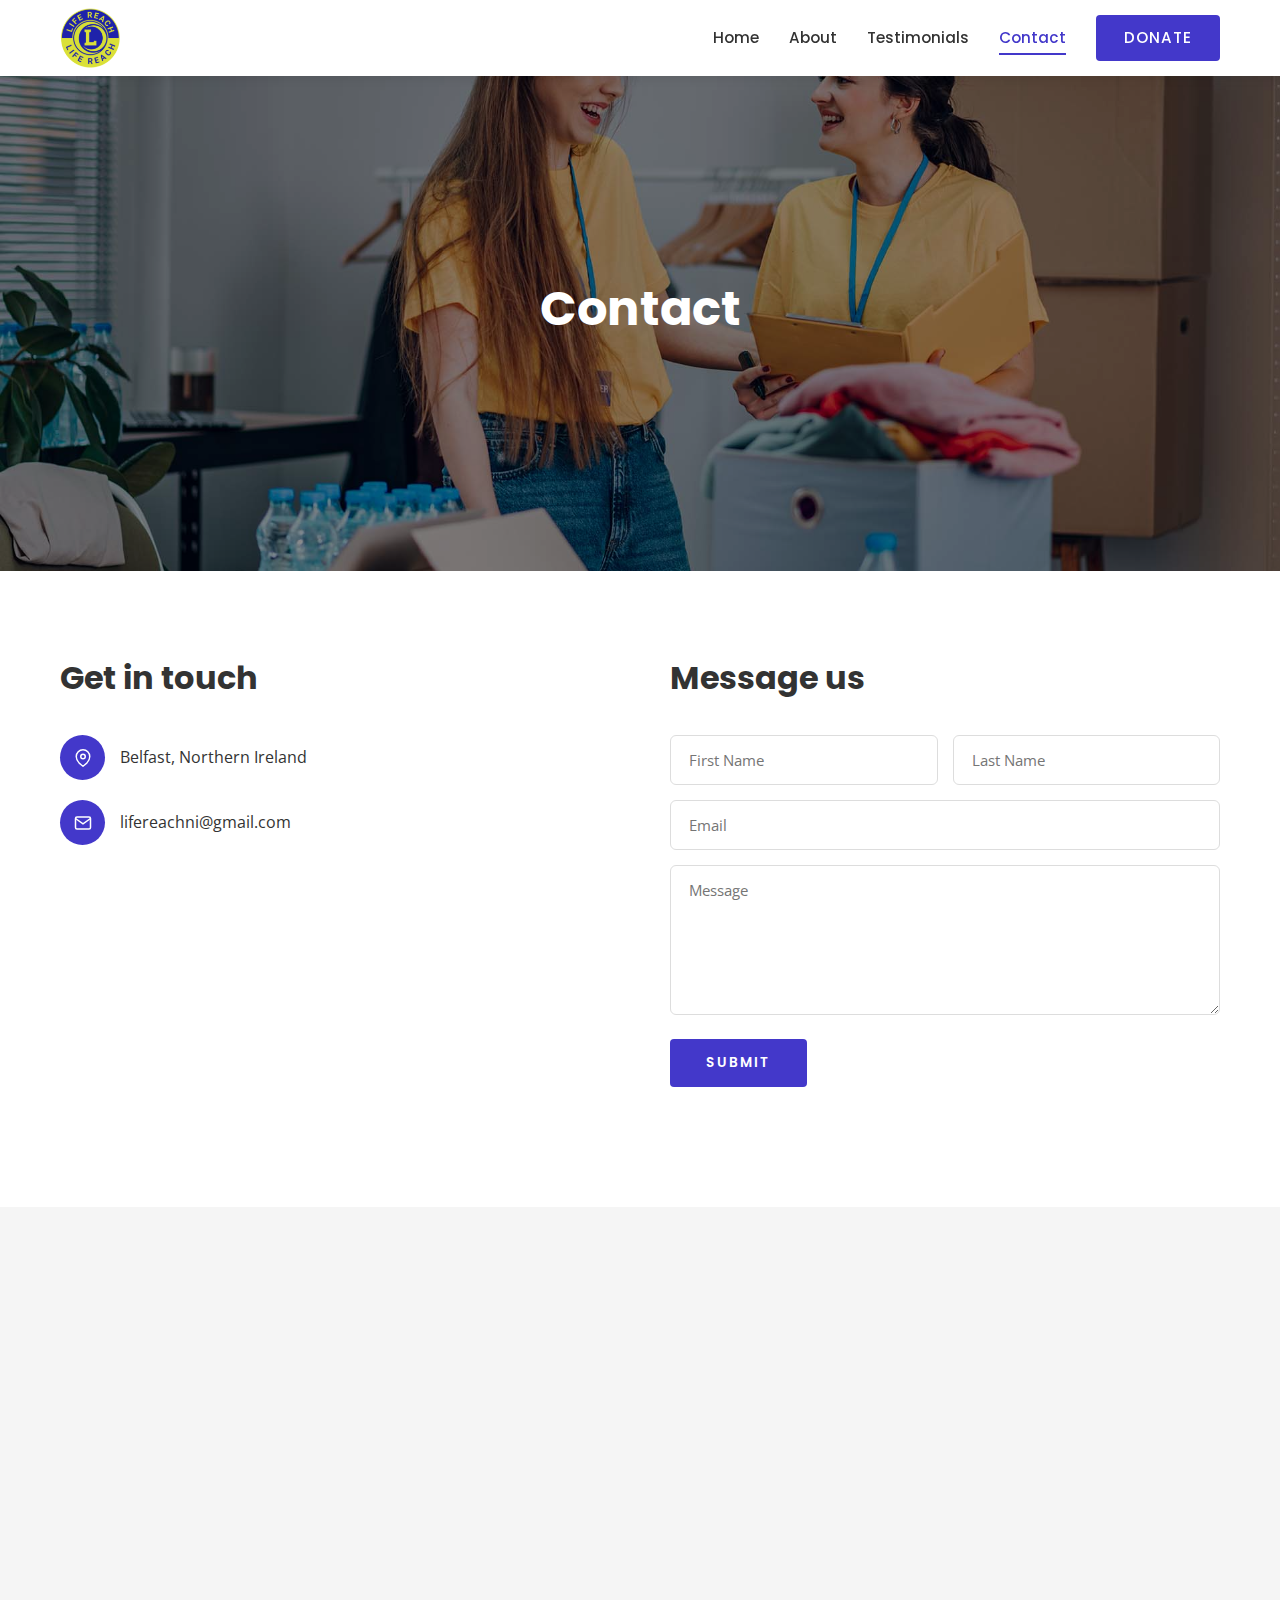
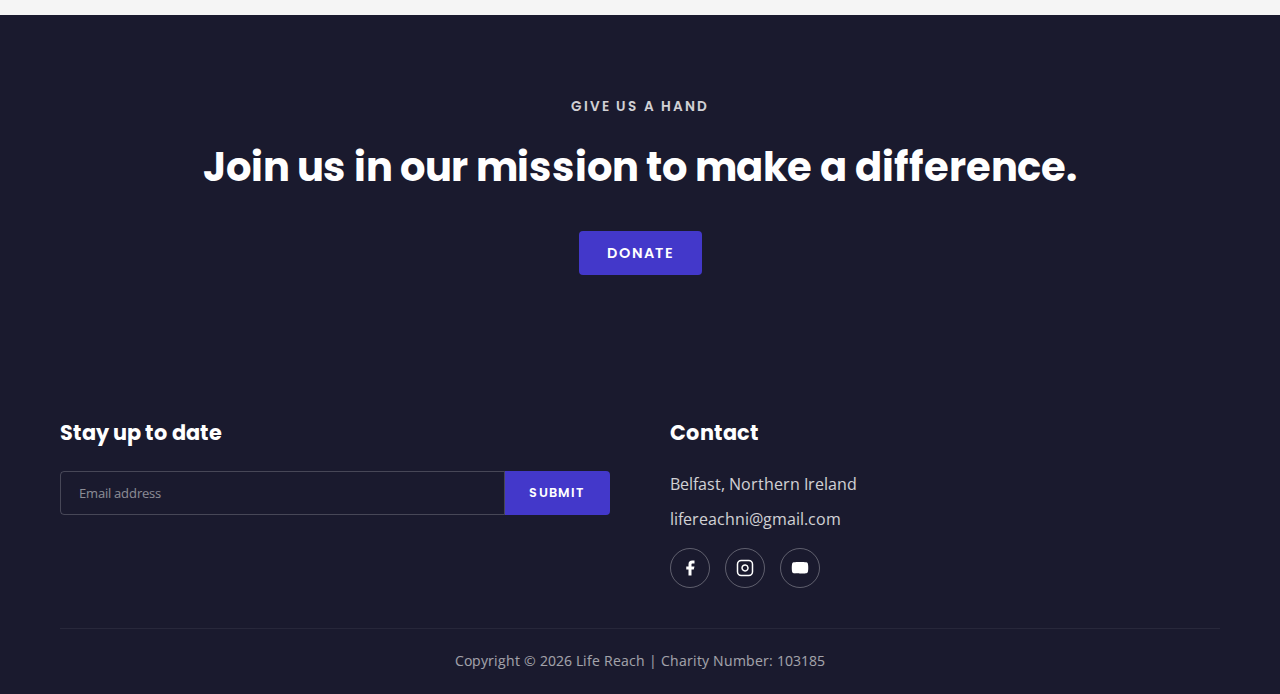
<file: contact/index.html>
<!DOCTYPE html>
<html lang="en">
<head>
  <meta charset="UTF-8">
  <meta name="viewport" content="width=device-width, initial-scale=1.0">
  <title>Contact - Life Reach</title>
  <meta name="description" content="Get in touch with Life Reach Northern Ireland. Contact us for support, volunteering or donations.">
  <link rel="icon" type="image/png" href="../images/life-reach-logo-new-02-115x115.png">
  <link rel="preconnect" href="https://fonts.googleapis.com">
  <link rel="preconnect" href="https://fonts.gstatic.com" crossorigin>
  <link href="https://fonts.googleapis.com/css2?family=Open+Sans:wght@400;600&family=Poppins:wght@400;500;600;700&display=swap" rel="stylesheet">
  <link rel="stylesheet" href="../css/style.css">
</head>
<body>

  <!-- Header -->
  <header class="site-header">
    <div class="header-inner">
      <a href="../index.html" class="logo">
        <img src="../images/life-reach-logo-new-02-115x115.png" alt="Life Reach Logo">
      </a>
      <button class="menu-toggle" aria-label="Toggle menu">
        <span></span><span></span><span></span>
      </button>
      <nav class="main-nav">
        <a href="../index.html">Home</a>
        <a href="../about/index.html">About</a>
        <a href="../testimonials/index.html">Testimonials</a>
        <a href="../contact/index.html" class="active">Contact</a>
        <a href="https://www.paypal.com/donate/?hosted_button_id=W6JV2HQZG6BNA" class="btn-donate" target="_blank" rel="noopener">Donate</a>
      </nav>
    </div>
  </header>

  <!-- Hero -->
  <section class="hero hero-page" style="background-image: url('../images/hero-contact.jpg');">
    <div class="hero-content">
      <h1 class="hero-title">Contact</h1>
    </div>
  </section>

  <!-- Contact Form & Info -->
  <section>
    <div class="container">
      <div class="contact-grid">
        <div class="contact-info">
          <h2>Get in touch</h2>
          <div class="contact-item">
            <div class="icon">
              <svg width="18" height="18" fill="none" stroke="currentColor" stroke-width="2" viewBox="0 0 24 24"><path d="M21 10c0 7-9 13-9 13s-9-6-9-13a9 9 0 0 1 18 0z"></path><circle cx="12" cy="10" r="3"></circle></svg>
            </div>
            <span>Belfast, Northern Ireland</span>
          </div>
          <div class="contact-item">
            <div class="icon">
              <svg width="18" height="18" fill="none" stroke="currentColor" stroke-width="2" viewBox="0 0 24 24"><path d="M4 4h16c1.1 0 2 .9 2 2v12c0 1.1-.9 2-2 2H4c-1.1 0-2-.9-2-2V6c0-1.1.9-2 2-2z"></path><polyline points="22,6 12,13 2,6"></polyline></svg>
            </div>
            <a href="mailto:lifereachni@gmail.com">lifereachni@gmail.com</a>
          </div>
        </div>
        <div class="contact-form">
          <h2>Message us</h2>
          <form action="https://formspree.io/f/xpznqkdl" method="POST">
            <div class="form-row">
              <div class="form-group">
                <input type="text" name="first_name" placeholder="First Name" required>
              </div>
              <div class="form-group">
                <input type="text" name="last_name" placeholder="Last Name" required>
              </div>
            </div>
            <div class="form-group">
              <input type="email" name="email" placeholder="Email" required>
            </div>
            <div class="form-group">
              <textarea name="message" placeholder="Message" required></textarea>
            </div>
            <button type="submit" class="btn-submit">Submit</button>
          </form>
        </div>
      </div>
    </div>
  </section>

  <!-- Map -->
  <section class="section-light" style="padding: 0;">
    <div class="map-container">
      <iframe src="https://www.google.com/maps/embed?pb=!1m18!1m12!1m3!1d73532.94286498498!2d-5.9811!3d54.5973!2m3!1f0!2f0!3f0!3m2!1i1024!2i768!4f13.1!3m3!1m2!1s0x4860fffdd7d08a3b%3A0x2e57162cefc7c531!2sBelfast%2C%20UK!5e0!3m2!1sen!2suk!4v1" allowfullscreen="" loading="lazy"></iframe>
    </div>
  </section>

  <!-- CTA Banner -->
  <section class="section-dark cta-banner">
    <div class="container">
      <p class="cta-label">Give us a hand</p>
      <h2 class="cta-title">Join us in our mission to make a difference.</h2>
      <a href="https://www.paypal.com/donate/?hosted_button_id=W6JV2HQZG6BNA" class="btn-donate" target="_blank" rel="noopener">Donate</a>
    </div>
  </section>

  <!-- Footer -->
  <footer class="site-footer">
    <div class="container">
      <div class="footer-grid">
        <div class="footer-section">
          <h3>Stay up to date</h3>
          <form class="footer-newsletter" action="#" method="POST">
            <input type="email" placeholder="Email address" required>
            <button type="submit">Submit</button>
          </form>
        </div>
        <div class="footer-section footer-contact">
          <h3>Contact</h3>
          <p>Belfast, Northern Ireland</p>
          <p>lifereachni@gmail.com</p>
          <div class="footer-social">
            <a href="https://www.facebook.com/LifeReachNI" target="_blank" rel="noopener" aria-label="Facebook">
              <svg width="18" height="18" fill="currentColor" viewBox="0 0 24 24"><path d="M18 2h-3a5 5 0 0 0-5 5v3H7v4h3v8h4v-8h3l1-4h-4V7a1 1 0 0 1 1-1h3z"></path></svg>
            </a>
            <a href="#" target="_blank" rel="noopener" aria-label="Instagram">
              <svg width="18" height="18" fill="none" stroke="currentColor" stroke-width="2" viewBox="0 0 24 24"><rect x="2" y="2" width="20" height="20" rx="5" ry="5"></rect><path d="M16 11.37A4 4 0 1 1 12.63 8 4 4 0 0 1 16 11.37z"></path><line x1="17.5" y1="6.5" x2="17.51" y2="6.5"></line></svg>
            </a>
            <a href="#" target="_blank" rel="noopener" aria-label="YouTube">
              <svg width="18" height="18" fill="currentColor" viewBox="0 0 24 24"><path d="M22.54 6.42a2.78 2.78 0 0 0-1.94-2C18.88 4 12 4 12 4s-6.88 0-8.6.46a2.78 2.78 0 0 0-1.94 2A29 29 0 0 0 1 11.75a29 29 0 0 0 .46 5.33A2.78 2.78 0 0 0 3.4 19.1c1.72.46 8.6.46 8.6.46s6.88 0 8.6-.46a2.78 2.78 0 0 0 1.94-2 29 29 0 0 0 .46-5.25 29 29 0 0 0-.46-5.43z"></path><polygon points="9.75 15.02 15.5 11.75 9.75 8.48 9.75 15.02" fill="white"></polygon></svg>
            </a>
          </div>
        </div>
      </div>
      <div class="footer-bottom">
        <p>Copyright &copy; 2026 Life Reach | Charity Number: 103185</p>
      </div>
    </div>
  </footer>

  <script src="../js/main.js"></script>
</body>
</html>
</file>
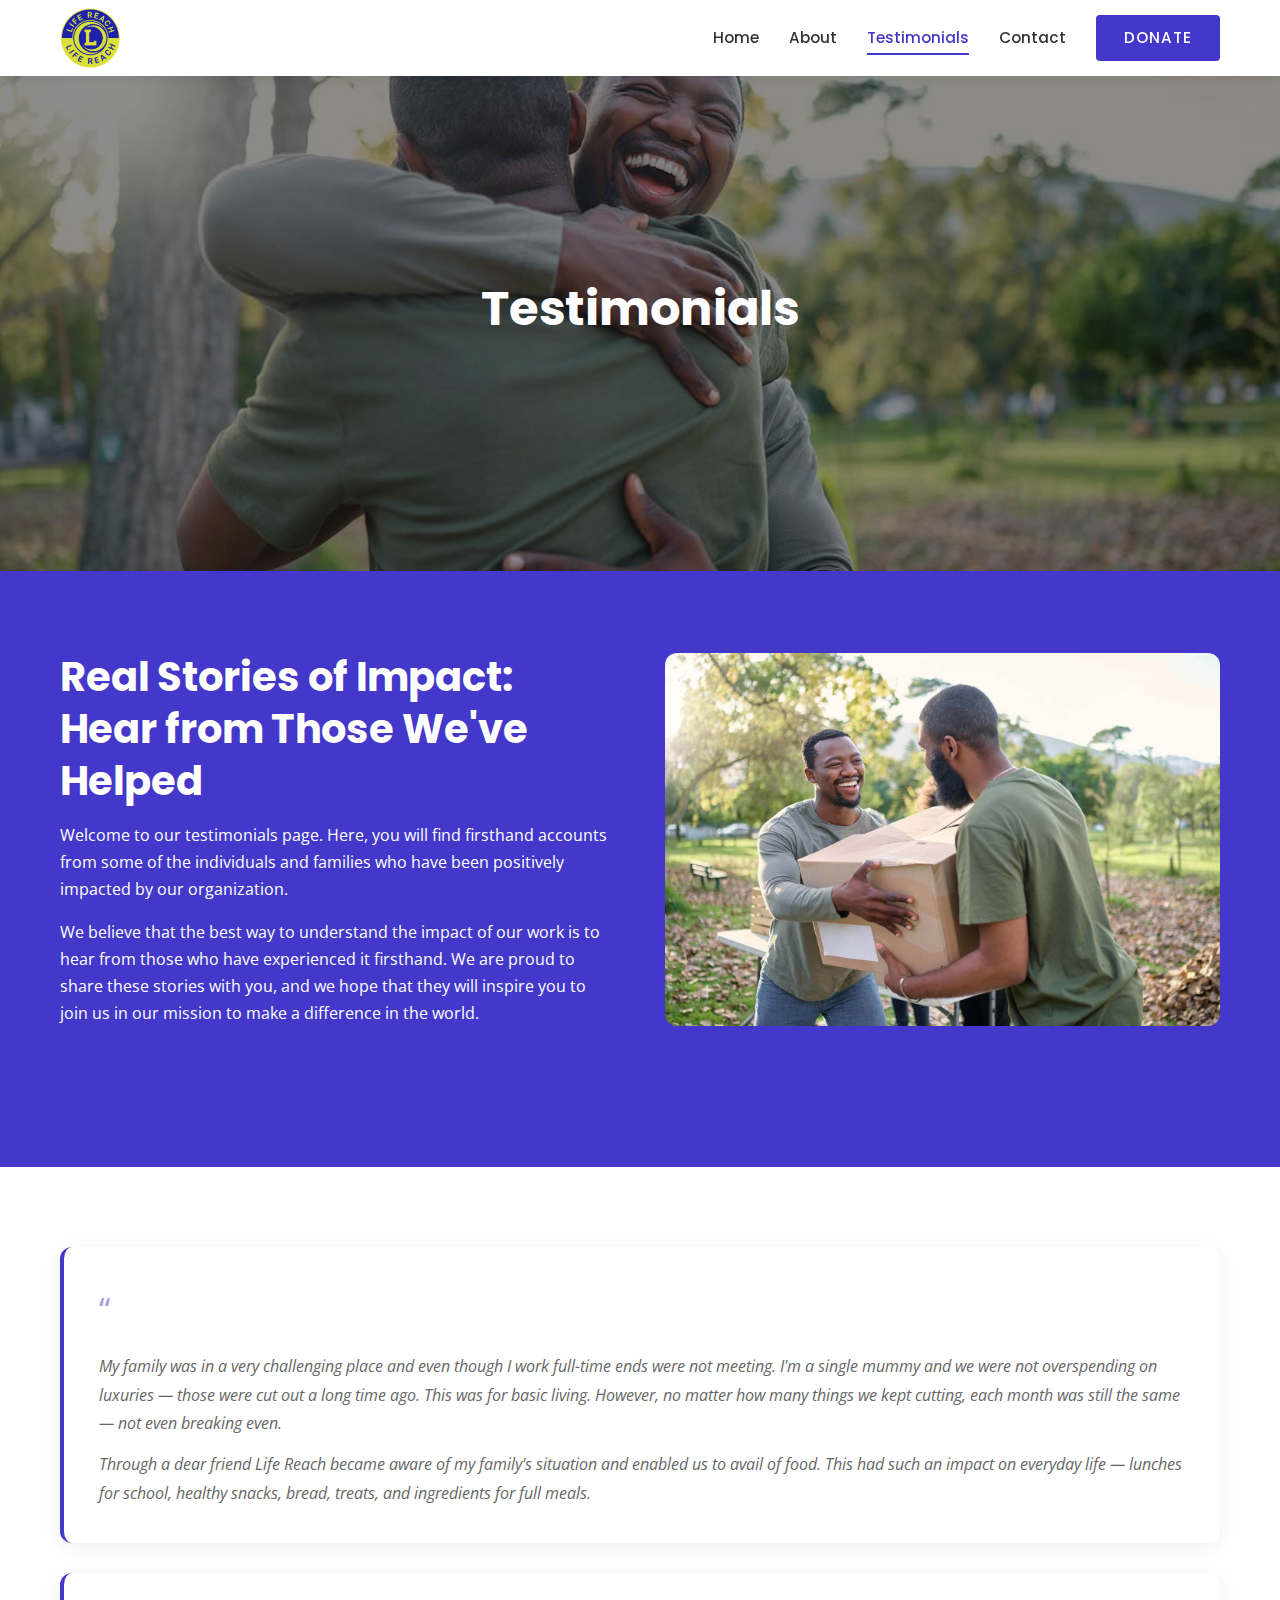
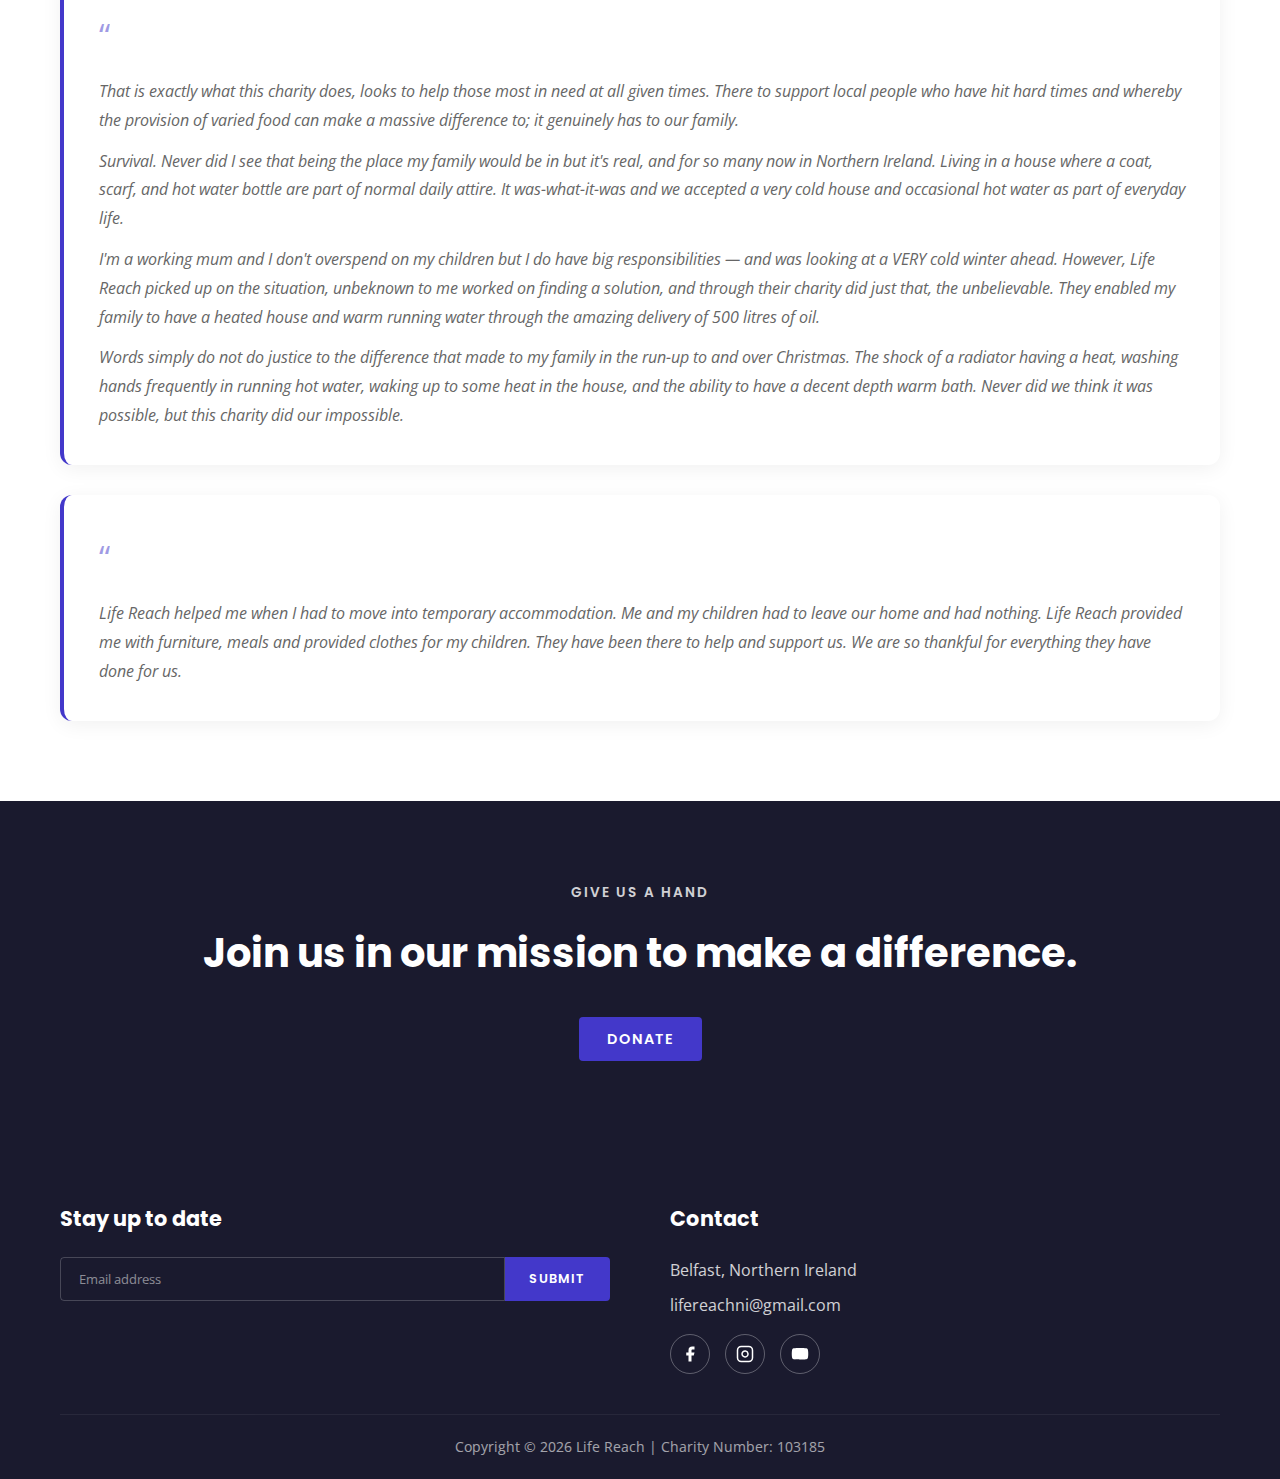
<file: testimonials/index.html>
<!DOCTYPE html>
<html lang="en">
<head>
  <meta charset="UTF-8">
  <meta name="viewport" content="width=device-width, initial-scale=1.0">
  <title>Testimonials - Life Reach</title>
  <meta name="description" content="Read real stories of impact from those helped by Life Reach Northern Ireland.">
  <link rel="icon" type="image/png" href="../images/life-reach-logo-new-02-115x115.png">
  <link rel="preconnect" href="https://fonts.googleapis.com">
  <link rel="preconnect" href="https://fonts.gstatic.com" crossorigin>
  <link href="https://fonts.googleapis.com/css2?family=Open+Sans:wght@400;600&family=Poppins:wght@400;500;600;700&display=swap" rel="stylesheet">
  <link rel="stylesheet" href="../css/style.css">
</head>
<body>

  <!-- Header -->
  <header class="site-header">
    <div class="header-inner">
      <a href="../index.html" class="logo">
        <img src="../images/life-reach-logo-new-02-115x115.png" alt="Life Reach Logo">
      </a>
      <button class="menu-toggle" aria-label="Toggle menu">
        <span></span><span></span><span></span>
      </button>
      <nav class="main-nav">
        <a href="../index.html">Home</a>
        <a href="../about/index.html">About</a>
        <a href="../testimonials/index.html" class="active">Testimonials</a>
        <a href="../contact/index.html">Contact</a>
        <a href="https://www.paypal.com/donate/?hosted_button_id=W6JV2HQZG6BNA" class="btn-donate" target="_blank" rel="noopener">Donate</a>
      </nav>
    </div>
  </header>

  <!-- Hero -->
  <section class="hero hero-page" style="background-image: url('../images/hero-testimonials.jpg');">
    <div class="hero-content">
      <h1 class="hero-title">Testimonials</h1>
    </div>
  </section>

  <!-- Intro -->
  <section class="section-purple">
    <div class="container">
      <div class="testimonial-intro">
        <div>
          <h2 class="section-title">Real Stories of Impact: Hear from Those We've Helped</h2>
          <p>Welcome to our testimonials page. Here, you will find firsthand accounts from some of the individuals and families who have been positively impacted by our organization.</p>
          <p style="margin-top: 15px;">We believe that the best way to understand the impact of our work is to hear from those who have experienced it firsthand. We are proud to share these stories with you, and we hope that they will inspire you to join us in our mission to make a difference in the world.</p>
        </div>
        <div>
          <img src="../images/testimonials-side.jpg" alt="People supporting each other" style="border-radius: 12px;">
        </div>
      </div>
    </div>
  </section>

  <!-- Testimonials -->
  <section>
    <div class="container">
      <div class="testimonials-list">
        <div class="testimonial-card">
          <div class="quote-icon">&ldquo;</div>
          <p>My family was in a very challenging place and even though I work full-time ends were not meeting. I'm a single mummy and we were not overspending on luxuries &mdash; those were cut out a long time ago. This was for basic living. However, no matter how many things we kept cutting, each month was still the same &mdash; not even breaking even.</p>
          <p style="margin-top: 12px;">Through a dear friend Life Reach became aware of my family's situation and enabled us to avail of food. This had such an impact on everyday life &mdash; lunches for school, healthy snacks, bread, treats, and ingredients for full meals.</p>
        </div>

        <div class="testimonial-card">
          <div class="quote-icon">&ldquo;</div>
          <p>That is exactly what this charity does, looks to help those most in need at all given times. There to support local people who have hit hard times and whereby the provision of varied food can make a massive difference to; it genuinely has to our family.</p>
          <p style="margin-top: 12px;">Survival. Never did I see that being the place my family would be in but it's real, and for so many now in Northern Ireland. Living in a house where a coat, scarf, and hot water bottle are part of normal daily attire. It was-what-it-was and we accepted a very cold house and occasional hot water as part of everyday life.</p>
          <p style="margin-top: 12px;">I'm a working mum and I don't overspend on my children but I do have big responsibilities &mdash; and was looking at a VERY cold winter ahead. However, Life Reach picked up on the situation, unbeknown to me worked on finding a solution, and through their charity did just that, the unbelievable. They enabled my family to have a heated house and warm running water through the amazing delivery of 500 litres of oil.</p>
          <p style="margin-top: 12px;">Words simply do not do justice to the difference that made to my family in the run-up to and over Christmas. The shock of a radiator having a heat, washing hands frequently in running hot water, waking up to some heat in the house, and the ability to have a decent depth warm bath. Never did we think it was possible, but this charity did our impossible.</p>
        </div>

        <div class="testimonial-card">
          <div class="quote-icon">&ldquo;</div>
          <p>Life Reach helped me when I had to move into temporary accommodation. Me and my children had to leave our home and had nothing. Life Reach provided me with furniture, meals and provided clothes for my children. They have been there to help and support us. We are so thankful for everything they have done for us.</p>
        </div>
      </div>
    </div>
  </section>

  <!-- CTA Banner -->
  <section class="section-dark cta-banner">
    <div class="container">
      <p class="cta-label">Give us a hand</p>
      <h2 class="cta-title">Join us in our mission to make a difference.</h2>
      <a href="https://www.paypal.com/donate/?hosted_button_id=W6JV2HQZG6BNA" class="btn-donate" target="_blank" rel="noopener">Donate</a>
    </div>
  </section>

  <!-- Footer -->
  <footer class="site-footer">
    <div class="container">
      <div class="footer-grid">
        <div class="footer-section">
          <h3>Stay up to date</h3>
          <form class="footer-newsletter" action="#" method="POST">
            <input type="email" placeholder="Email address" required>
            <button type="submit">Submit</button>
          </form>
        </div>
        <div class="footer-section footer-contact">
          <h3>Contact</h3>
          <p>Belfast, Northern Ireland</p>
          <p>lifereachni@gmail.com</p>
          <div class="footer-social">
            <a href="https://www.facebook.com/LifeReachNI" target="_blank" rel="noopener" aria-label="Facebook">
              <svg width="18" height="18" fill="currentColor" viewBox="0 0 24 24"><path d="M18 2h-3a5 5 0 0 0-5 5v3H7v4h3v8h4v-8h3l1-4h-4V7a1 1 0 0 1 1-1h3z"></path></svg>
            </a>
            <a href="#" target="_blank" rel="noopener" aria-label="Instagram">
              <svg width="18" height="18" fill="none" stroke="currentColor" stroke-width="2" viewBox="0 0 24 24"><rect x="2" y="2" width="20" height="20" rx="5" ry="5"></rect><path d="M16 11.37A4 4 0 1 1 12.63 8 4 4 0 0 1 16 11.37z"></path><line x1="17.5" y1="6.5" x2="17.51" y2="6.5"></line></svg>
            </a>
            <a href="#" target="_blank" rel="noopener" aria-label="YouTube">
              <svg width="18" height="18" fill="currentColor" viewBox="0 0 24 24"><path d="M22.54 6.42a2.78 2.78 0 0 0-1.94-2C18.88 4 12 4 12 4s-6.88 0-8.6.46a2.78 2.78 0 0 0-1.94 2A29 29 0 0 0 1 11.75a29 29 0 0 0 .46 5.33A2.78 2.78 0 0 0 3.4 19.1c1.72.46 8.6.46 8.6.46s6.88 0 8.6-.46a2.78 2.78 0 0 0 1.94-2 29 29 0 0 0 .46-5.25 29 29 0 0 0-.46-5.43z"></path><polygon points="9.75 15.02 15.5 11.75 9.75 8.48 9.75 15.02" fill="white"></polygon></svg>
            </a>
          </div>
        </div>
      </div>
      <div class="footer-bottom">
        <p>Copyright &copy; 2026 Life Reach | Charity Number: 103185</p>
      </div>
    </div>
  </footer>

  <script src="../js/main.js"></script>
</body>
</html>
</file>
<file: css/style.css>
/* ========================================
   Life Reach - Static Site Styles
   ======================================== */

/* Reset & Base */
*, *::before, *::after {
  box-sizing: border-box;
  margin: 0;
  padding: 0;
}

:root {
  --primary: #4338ca;
  --primary-dark: #3730a3;
  --primary-light: #6366f1;
  --dark: #1a1a2e;
  --text: #333;
  --text-light: #666;
  --white: #fff;
  --light-bg: #f5f5f5;
  --font-heading: 'Poppins', sans-serif;
  --font-body: 'Open Sans', sans-serif;
}

html {
  scroll-behavior: smooth;
}

body {
  font-family: var(--font-body);
  color: var(--text);
  line-height: 1.7;
  overflow-x: hidden;
}

a {
  text-decoration: none;
  color: inherit;
}

ul {
  list-style: none;
}

img {
  max-width: 100%;
  height: auto;
  display: block;
}

.container {
  max-width: 1200px;
  margin: 0 auto;
  padding: 0 20px;
}

/* ========================================
   Header / Navigation
   ======================================== */
.site-header {
  position: fixed;
  top: 0;
  left: 0;
  width: 100%;
  z-index: 1000;
  background: rgba(255, 255, 255, 0.97);
  box-shadow: 0 2px 10px rgba(0, 0, 0, 0.08);
  transition: background 0.3s;
}

.header-inner {
  display: flex;
  align-items: center;
  justify-content: space-between;
  padding: 8px 20px;
  max-width: 1200px;
  margin: 0 auto;
}

.logo img {
  height: 60px;
  width: auto;
}

.main-nav {
  display: flex;
  align-items: center;
  gap: 30px;
}

.main-nav a {
  font-family: var(--font-heading);
  font-weight: 500;
  font-size: 0.95rem;
  color: var(--text);
  transition: color 0.3s;
  position: relative;
}

.main-nav a:hover,
.main-nav a.active {
  color: var(--primary);
}

.main-nav a::after {
  content: '';
  position: absolute;
  bottom: -4px;
  left: 0;
  width: 0;
  height: 2px;
  background: var(--primary);
  transition: width 0.3s;
}

.main-nav a:hover::after,
.main-nav a.active::after {
  width: 100%;
}

.btn-donate {
  display: inline-block;
  padding: 10px 28px;
  background: var(--primary);
  color: var(--white) !important;
  font-family: var(--font-heading);
  font-weight: 600;
  font-size: 0.9rem;
  letter-spacing: 1px;
  text-transform: uppercase;
  border-radius: 4px;
  transition: background 0.3s, transform 0.2s;
}

.btn-donate:hover {
  background: var(--primary-dark);
  transform: translateY(-1px);
}

.btn-donate::after {
  display: none !important;
}

/* Mobile menu toggle */
.menu-toggle {
  display: none;
  flex-direction: column;
  gap: 5px;
  background: none;
  border: none;
  cursor: pointer;
  padding: 5px;
}

.menu-toggle span {
  width: 28px;
  height: 3px;
  background: var(--dark);
  border-radius: 2px;
  transition: 0.3s;
}

/* ========================================
   Hero Sections
   ======================================== */
.hero {
  position: relative;
  min-height: 85vh;
  display: flex;
  align-items: center;
  justify-content: center;
  text-align: center;
  color: var(--white);
  background-size: cover;
  background-position: center;
  background-repeat: no-repeat;
  margin-top: 76px;
}

.hero::before {
  content: '';
  position: absolute;
  inset: 0;
  background: rgba(0, 0, 0, 0.45);
}

.hero-content {
  position: relative;
  z-index: 1;
  max-width: 800px;
  padding: 40px 20px;
}

.hero-subtitle {
  font-family: var(--font-heading);
  font-size: 1.1rem;
  font-weight: 400;
  letter-spacing: 1px;
  margin-bottom: 15px;
  opacity: 0.9;
}

.hero-title {
  font-family: var(--font-heading);
  font-size: 3.5rem;
  font-weight: 700;
  line-height: 1.2;
  margin-bottom: 30px;
}

.hero .btn-primary {
  display: inline-block;
  padding: 14px 36px;
  background: var(--primary);
  color: var(--white);
  font-family: var(--font-heading);
  font-weight: 600;
  font-size: 0.85rem;
  letter-spacing: 2px;
  text-transform: uppercase;
  border-radius: 4px;
  transition: background 0.3s, transform 0.2s;
}

.hero .btn-primary:hover {
  background: var(--primary-dark);
  transform: translateY(-2px);
}

/* Page hero (shorter) */
.hero-page {
  min-height: 55vh;
}

.hero-page .hero-title {
  font-size: 3rem;
}

/* ========================================
   Section Styles
   ======================================== */
section {
  padding: 80px 0;
}

.section-purple {
  background: var(--primary);
  color: var(--white);
}

.section-dark {
  background: var(--dark);
  color: var(--white);
}

.section-light {
  background: var(--light-bg);
}

.section-header {
  text-align: center;
  margin-bottom: 50px;
}

.section-label {
  font-family: var(--font-heading);
  font-weight: 600;
  font-size: 0.85rem;
  letter-spacing: 2px;
  text-transform: uppercase;
  color: var(--primary);
  margin-bottom: 10px;
}

.section-purple .section-label {
  color: rgba(255, 255, 255, 0.8);
}

.section-title {
  font-family: var(--font-heading);
  font-size: 2.5rem;
  font-weight: 700;
  line-height: 1.3;
  margin-bottom: 15px;
}

.section-desc {
  font-size: 1.05rem;
  color: var(--text-light);
  max-width: 700px;
  margin: 0 auto;
}

.section-purple .section-desc {
  color: rgba(255, 255, 255, 0.85);
}

/* ========================================
   Impact Section (Home)
   ======================================== */
.impact-grid {
  display: grid;
  grid-template-columns: 1fr 1fr;
  gap: 60px;
  align-items: center;
}

.impact-text h2 {
  font-family: var(--font-heading);
  font-size: 2.2rem;
  font-weight: 700;
  margin-bottom: 10px;
}

.impact-text .subtitle {
  font-family: var(--font-heading);
  font-weight: 600;
  font-size: 1.15rem;
  margin-bottom: 20px;
}

.impact-text p {
  color: rgba(255, 255, 255, 0.85);
  margin-bottom: 20px;
}

.section-purple .impact-text h2,
.section-purple .impact-text .subtitle {
  color: var(--white);
}

.impact-text .btn-link {
  font-family: var(--font-heading);
  font-weight: 600;
  color: var(--white);
  display: inline-flex;
  align-items: center;
  gap: 6px;
  transition: gap 0.3s;
  text-decoration: underline;
  text-underline-offset: 4px;
}

.impact-text .btn-link:hover {
  gap: 12px;
}

.impact-image img {
  width: 100%;
  border-radius: 12px;
  box-shadow: 0 8px 30px rgba(0, 0, 0, 0.15);
}

/* ========================================
   What We Do Cards
   ======================================== */
.cards-grid {
  display: grid;
  grid-template-columns: repeat(3, 1fr);
  gap: 30px;
}

.card {
  background: var(--white);
  border-radius: 12px;
  padding: 40px 30px;
  box-shadow: 0 4px 20px rgba(0, 0, 0, 0.06);
  transition: transform 0.3s, box-shadow 0.3s;
}

.card:hover {
  transform: translateY(-5px);
  box-shadow: 0 8px 30px rgba(0, 0, 0, 0.12);
}

.card-icon {
  width: 60px;
  height: 60px;
  background: var(--primary);
  border-radius: 12px;
  display: flex;
  align-items: center;
  justify-content: center;
  margin-bottom: 20px;
  color: var(--white);
  font-size: 1.5rem;
}

.card h3 {
  font-family: var(--font-heading);
  font-size: 1.25rem;
  font-weight: 600;
  margin-bottom: 12px;
}

.card p {
  color: var(--text-light);
  font-size: 0.95rem;
}

/* ========================================
   Stats Counter
   ======================================== */
.stats-section {
  text-align: center;
}

.stats-number {
  font-family: var(--font-heading);
  font-size: 4rem;
  font-weight: 700;
  margin-bottom: 5px;
}

.stats-label {
  font-family: var(--font-heading);
  font-size: 1.3rem;
  font-weight: 600;
  margin-bottom: 20px;
}

.stats-desc {
  max-width: 600px;
  margin: 0 auto;
  opacity: 0.85;
}

/* ========================================
   Gallery Grid
   ======================================== */
.gallery-grid {
  display: grid;
  grid-template-columns: repeat(3, 1fr);
  gap: 15px;
}

.gallery-grid img {
  width: 100%;
  height: 250px;
  object-fit: cover;
  border-radius: 8px;
  transition: transform 0.3s;
}

.gallery-grid img:hover {
  transform: scale(1.03);
}

/* ========================================
   Tabs (Values/Vision/Mission)
   ======================================== */
.tabs-container {
  max-width: 900px;
  margin: 0 auto;
}

.tabs-nav {
  display: flex;
  justify-content: center;
  gap: 10px;
  margin-bottom: 30px;
  flex-wrap: wrap;
}

.tab-btn {
  padding: 12px 28px;
  border: 2px solid var(--primary);
  background: transparent;
  color: var(--primary);
  font-family: var(--font-heading);
  font-weight: 600;
  font-size: 0.9rem;
  border-radius: 4px;
  cursor: pointer;
  transition: all 0.3s;
}

.tab-btn.active,
.tab-btn:hover {
  background: var(--primary);
  color: var(--white);
}

.tab-content {
  display: none;
}

.tab-content.active {
  display: block;
}

.tab-content h3 {
  font-family: var(--font-heading);
  font-size: 1.4rem;
  margin-bottom: 15px;
}

.tab-content p {
  margin-bottom: 15px;
  line-height: 1.8;
}

/* ========================================
   Partners / Testimonials Quote
   ======================================== */
.partner-quote {
  display: grid;
  grid-template-columns: 1fr 1fr;
  gap: 60px;
  align-items: center;
}

.partner-quote blockquote {
  font-style: italic;
  font-size: 1.05rem;
  line-height: 1.8;
  margin-bottom: 20px;
}

.quote-author {
  font-family: var(--font-heading);
  font-weight: 600;
}

.quote-role {
  color: var(--text-light);
  font-size: 0.9rem;
}

.partner-logos {
  display: flex;
  align-items: center;
  gap: 30px;
  justify-content: center;
  flex-wrap: wrap;
}

.partner-logos img {
  height: 60px;
  width: auto;
  opacity: 0.8;
  transition: opacity 0.3s;
}

.partner-logos img:hover {
  opacity: 1;
}

/* ========================================
   Testimonials Cards
   ======================================== */
.testimonial-intro {
  display: grid;
  grid-template-columns: 1fr 1fr;
  gap: 50px;
  align-items: center;
  margin-bottom: 60px;
}

.testimonial-intro img {
  border-radius: 12px;
}

.testimonials-list {
  display: flex;
  flex-direction: column;
  gap: 30px;
}

.testimonial-card {
  background: var(--white);
  border-radius: 12px;
  padding: 35px;
  box-shadow: 0 4px 20px rgba(0, 0, 0, 0.06);
  border-left: 4px solid var(--primary);
}

.testimonial-card .quote-icon {
  font-size: 2rem;
  color: var(--primary);
  margin-bottom: 15px;
  opacity: 0.5;
}

.testimonial-card p {
  font-style: italic;
  line-height: 1.8;
  color: var(--text-light);
}

/* ========================================
   Contact Section
   ======================================== */
.contact-grid {
  display: grid;
  grid-template-columns: 1fr 1fr;
  gap: 60px;
}

.contact-info h2 {
  font-family: var(--font-heading);
  font-size: 2rem;
  margin-bottom: 30px;
}

.contact-item {
  display: flex;
  align-items: center;
  gap: 15px;
  margin-bottom: 20px;
}

.contact-item .icon {
  width: 45px;
  height: 45px;
  background: var(--primary);
  border-radius: 50%;
  display: flex;
  align-items: center;
  justify-content: center;
  color: var(--white);
  flex-shrink: 0;
}

.contact-form h2 {
  font-family: var(--font-heading);
  font-size: 2rem;
  margin-bottom: 30px;
}

.form-row {
  display: grid;
  grid-template-columns: 1fr 1fr;
  gap: 15px;
}

.form-group {
  margin-bottom: 15px;
}

.form-group input,
.form-group textarea {
  width: 100%;
  padding: 14px 18px;
  border: 1px solid #ddd;
  border-radius: 6px;
  font-family: var(--font-body);
  font-size: 0.95rem;
  transition: border-color 0.3s;
}

.form-group input:focus,
.form-group textarea:focus {
  outline: none;
  border-color: var(--primary);
}

.form-group textarea {
  height: 150px;
  resize: vertical;
}

.btn-submit {
  padding: 14px 36px;
  background: var(--primary);
  color: var(--white);
  border: none;
  font-family: var(--font-heading);
  font-weight: 600;
  font-size: 0.85rem;
  letter-spacing: 2px;
  text-transform: uppercase;
  border-radius: 4px;
  cursor: pointer;
  transition: background 0.3s, transform 0.2s;
}

.btn-submit:hover {
  background: var(--primary-dark);
  transform: translateY(-1px);
}

/* Map */
.map-container {
  margin-top: 40px;
}

.map-container iframe {
  width: 100%;
  height: 400px;
  border: none;
  border-radius: 8px;
}

/* ========================================
   CTA Banner
   ======================================== */
.cta-banner {
  text-align: center;
  padding: 80px 20px;
}

.cta-label {
  font-family: var(--font-heading);
  font-weight: 600;
  font-size: 0.85rem;
  letter-spacing: 2px;
  text-transform: uppercase;
  margin-bottom: 15px;
  opacity: 0.8;
}

.cta-title {
  font-family: var(--font-heading);
  font-size: 2.5rem;
  font-weight: 700;
  margin-bottom: 30px;
}

/* ========================================
   Footer
   ======================================== */
.site-footer {
  background: var(--dark);
  color: var(--white);
  padding: 60px 0 0;
}

.footer-grid {
  display: grid;
  grid-template-columns: 1fr 1fr;
  gap: 60px;
  padding-bottom: 40px;
}

.footer-section h3 {
  font-family: var(--font-heading);
  font-size: 1.3rem;
  margin-bottom: 20px;
}

.footer-newsletter {
  display: flex;
  gap: 0;
}

.footer-newsletter input {
  flex: 1;
  padding: 12px 18px;
  border: 1px solid rgba(255, 255, 255, 0.2);
  background: transparent;
  color: var(--white);
  border-radius: 4px 0 0 4px;
  font-family: var(--font-body);
}

.footer-newsletter input::placeholder {
  color: rgba(255, 255, 255, 0.5);
}

.footer-newsletter button {
  padding: 12px 24px;
  background: var(--primary);
  color: var(--white);
  border: none;
  font-family: var(--font-heading);
  font-weight: 600;
  font-size: 0.8rem;
  letter-spacing: 1px;
  text-transform: uppercase;
  border-radius: 0 4px 4px 0;
  cursor: pointer;
  transition: background 0.3s;
}

.footer-newsletter button:hover {
  background: var(--primary-dark);
}

.footer-contact p {
  margin-bottom: 8px;
  opacity: 0.8;
}

.footer-social {
  display: flex;
  gap: 15px;
  margin-top: 15px;
}

.footer-social a {
  width: 40px;
  height: 40px;
  border-radius: 50%;
  border: 1px solid rgba(255, 255, 255, 0.3);
  display: flex;
  align-items: center;
  justify-content: center;
  transition: background 0.3s, border-color 0.3s;
}

.footer-social a:hover {
  background: var(--primary);
  border-color: var(--primary);
}

.footer-bottom {
  border-top: 1px solid rgba(255, 255, 255, 0.1);
  padding: 20px 0;
  text-align: center;
  opacity: 0.6;
  font-size: 0.9rem;
}

/* ========================================
   History Section (About)
   ======================================== */
.history-content {
  max-width: 800px;
  margin: 0 auto;
}

.history-content h3 {
  font-family: var(--font-heading);
  font-size: 1.2rem;
  color: var(--primary);
  margin-bottom: 20px;
  text-align: center;
}

.history-content p {
  margin-bottom: 18px;
  color: var(--text-light);
  line-height: 1.8;
}

/* ========================================
   Expanding Reach (About)
   ======================================== */
.reach-grid {
  display: grid;
  grid-template-columns: repeat(3, 1fr);
  gap: 30px;
}

.reach-card {
  text-align: center;
  padding: 30px;
}

.reach-card img {
  width: 100%;
  height: 200px;
  object-fit: cover;
  border-radius: 12px;
  margin-bottom: 20px;
}

.reach-card h3 {
  font-family: var(--font-heading);
  font-size: 1.2rem;
  margin-bottom: 10px;
}

.reach-card p {
  color: var(--text-light);
  font-size: 0.9rem;
}

/* ========================================
   Responsive Design
   ======================================== */
@media (max-width: 968px) {
  .main-nav {
    position: fixed;
    top: 0;
    left: 0;
    width: 100%;
    height: 100vh;
    background: var(--white);
    flex-direction: column;
    padding: 100px 20px 30px;
    gap: 20px;
    box-shadow: 0 5px 20px rgba(0, 0, 0, 0.1);
    transform: translateX(100%);
    transition: transform 0.3s;
    z-index: 999;
  }

  .main-nav.open {
    transform: translateX(0);
  }

  .main-nav a {
    font-size: 1.1rem;
  }

  .menu-toggle {
    display: flex;
    z-index: 1001;
  }

  .hero-title {
    font-size: 2.5rem;
  }

  .hero-page .hero-title {
    font-size: 2.2rem;
  }

  .impact-grid,
  .partner-quote,
  .testimonial-intro,
  .contact-grid,
  .footer-grid {
    grid-template-columns: 1fr;
    gap: 40px;
  }

  .cards-grid,
  .gallery-grid,
  .reach-grid {
    grid-template-columns: 1fr 1fr;
  }

  .section-title {
    font-size: 2rem;
  }
}

@media (max-width: 768px) {
  .hero {
    min-height: 70vh;
  }

  .hero-title {
    font-size: 2rem;
  }

  .cards-grid,
  .gallery-grid,
  .reach-grid {
    grid-template-columns: 1fr;
  }

  .form-row {
    grid-template-columns: 1fr;
  }

  .stats-number {
    font-size: 3rem;
  }

  .cta-title {
    font-size: 1.8rem;
  }
}
</file>
